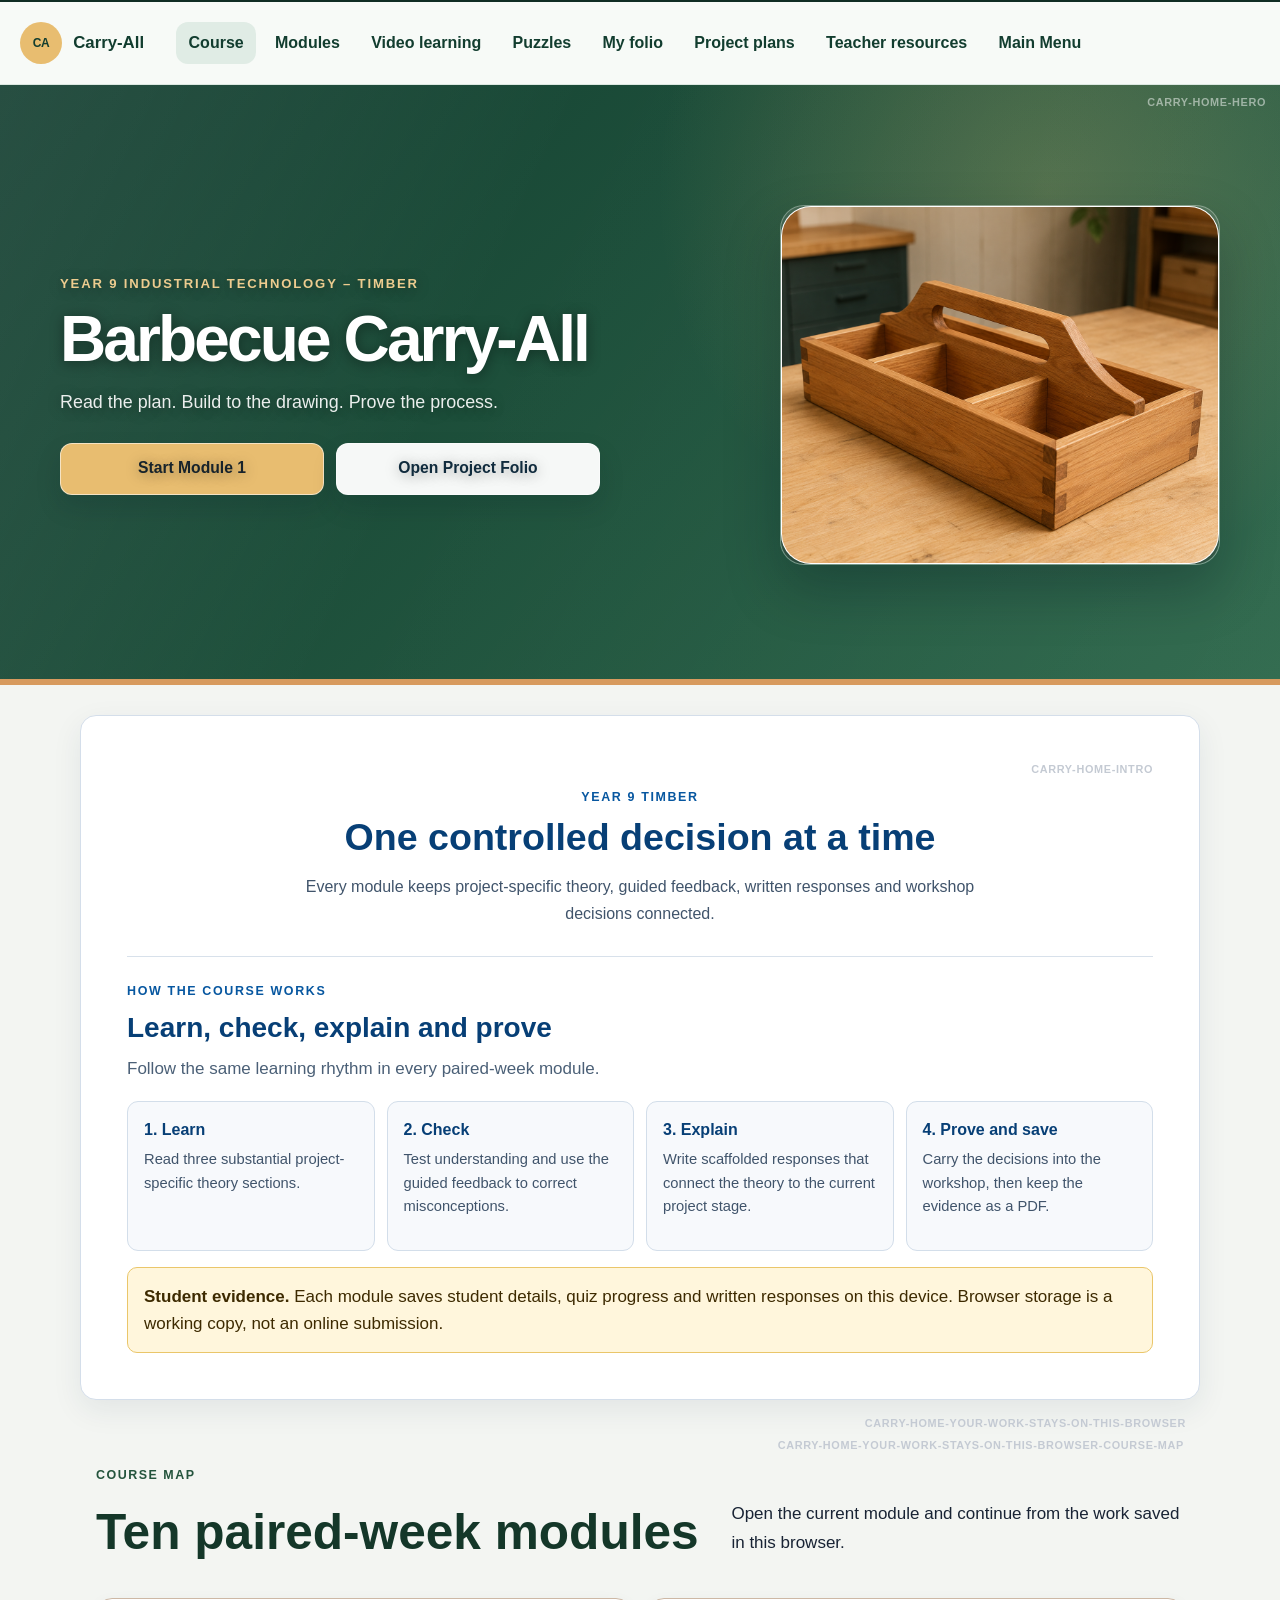
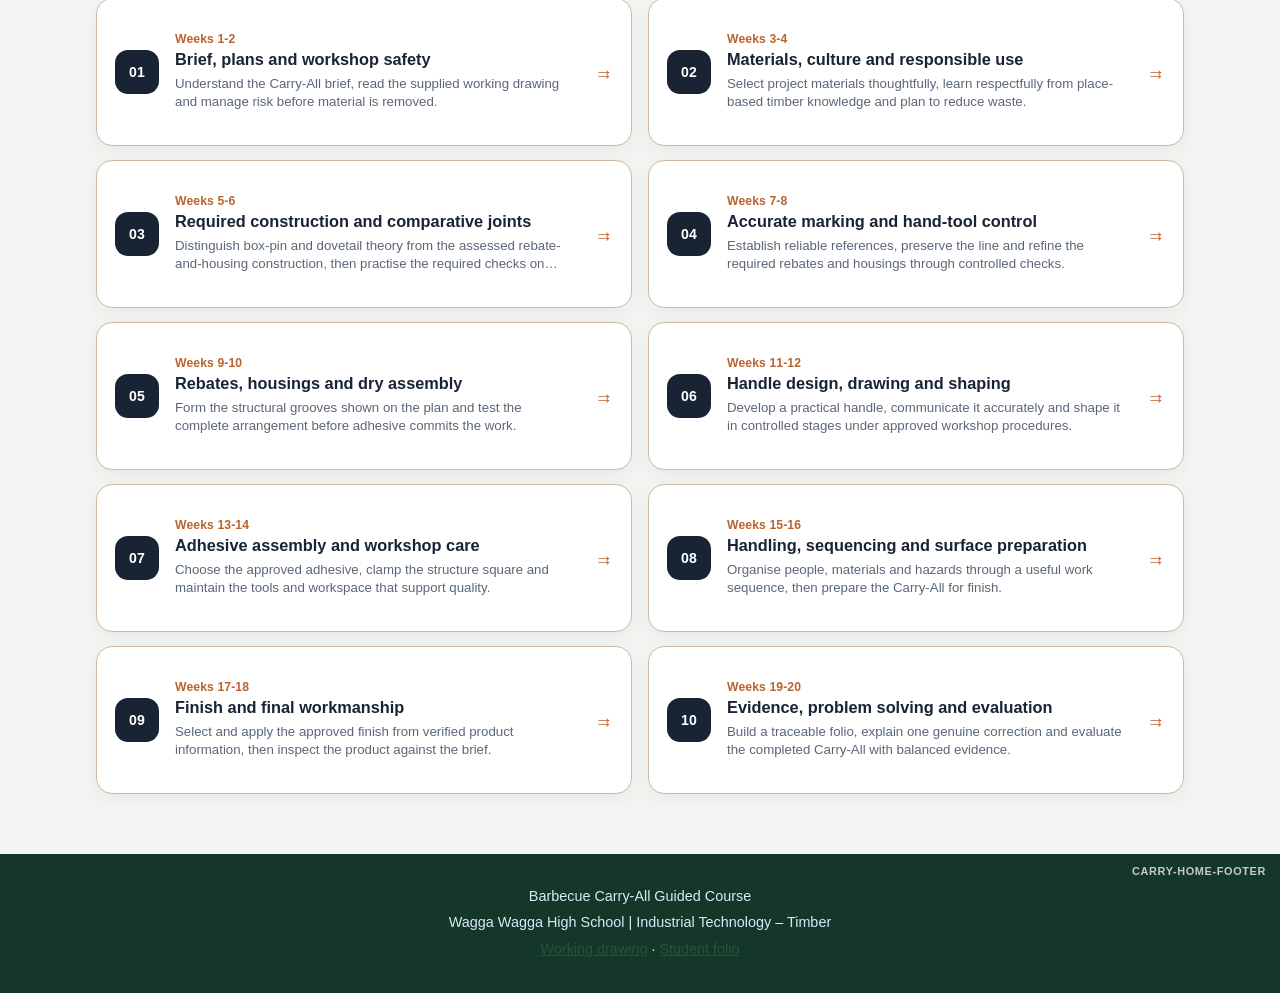
<file: index.html>
<!doctype html>
<html lang="en-AU"><head><meta charset="utf-8"><meta name="viewport" content="width=device-width,initial-scale=1"><meta name="description" content="Complete Year 9 Industrial Technology Timber guided course for the Barbecue Carry-All project."><title>Barbecue Carry-All Guided Course</title><link rel="stylesheet" href="styles/course.css"><link rel="stylesheet" href="styles/carry-all-overrides.css"><link rel="stylesheet" href="shared/sister-site.css" data-sister-site-styles><link rel="stylesheet" href="course-family-hero.css"><link rel="stylesheet" href="front-page-cleanup.css"><script src="shared/hub-navigation.js" defer></script><link rel="stylesheet" href="course-family-intro.css"><link rel="stylesheet" href="module-pathway.css">  <link rel="stylesheet" href="section-reference.css">
</head>
<body class="landing"><a class="skip-link" href="#main-content">Skip to course content</a>
<div class="course-bar screen-only"><div class="course-bar-inner"><a class="course-brand" href="index.html">Carry-All Guided Course</a><nav class="course-links" aria-label="Course navigation"><a class="active" aria-current="page" href="index.html">Main menu</a><a href="#course-map">Course map</a><a href="carry-all-folio.html">Folio</a><a href="assessment-notification.html">Formal Task 2 notice</a></nav></div></div>
  <header class="hero landing-hero sister-hero course-family-hero" style="--hero-start:#123d2f;--hero-end:#2c674a;--hero-accent:#e8bd70"><div class="hero-inner course-family-hero-inner"><div class="hero-copy"><p class="eyebrow">Year 9 Industrial Technology – Timber</p><h1>Barbecue Carry-All</h1><p class="hero-subtitle">Read the plan. Build to the drawing. Prove the process.</p><div class="hero-actions screen-only"><a class="primary-button" href="weeks1-2/index.html">Start Module 1</a><a class="secondary-button" href="carry-all-folio.html">Open Project Folio</a></div></div><div class="hero-showcase"><img class="hero-chair carry-hero-product" src="assets/carry-all-hero.png" alt="Accurate timber Barbecue Carry-All with a longitudinal handle panel and open dividers"></div></div></header>
<section class="course-family-intro" aria-labelledby="course-family-intro-title">
  <div class="course-family-intro__inner">
    <header class="course-family-intro__heading">
      <p class="course-family-intro__eyebrow">Year 9 Timber</p>
      <h2 id="course-family-intro-title">One controlled decision at a time</h2>
      <p class="course-family-intro__lede">Every module keeps project-specific theory, guided feedback, written responses and workshop decisions connected.</p>
    </header>
    <div class="course-family-intro__routine">
      <div class="course-family-intro__routine-heading">
        <p class="course-family-intro__eyebrow">How the course works</p>
        <h3>Learn, check, explain and prove</h3>
        <p>Follow the same learning rhythm in every paired-week module.</p>
      </div>
      <div class="course-family-intro__cards">
      <article class="course-family-intro__card"><h4>1. Learn</h4><p>Read three substantial project-specific theory sections.</p></article>
      <article class="course-family-intro__card"><h4>2. Check</h4><p>Test understanding and use the guided feedback to correct misconceptions.</p></article>
      <article class="course-family-intro__card"><h4>3. Explain</h4><p>Write scaffolded responses that connect the theory to the current project stage.</p></article>
      <article class="course-family-intro__card"><h4>4. Prove and save</h4><p>Carry the decisions into the workshop, then keep the evidence as a PDF.</p></article>
      </div>
    </div>
    <p class="course-family-intro__evidence"><strong>Student evidence.</strong> Each module saves student details, quiz progress and written responses on this device. Browser storage is a working copy, not an online submission.</p>

  </div>
</section>
<main id="main-content">
<section class="evidence-notice card"><div><p class="section-kicker">Student evidence</p><h2>Your work stays on this browser</h2></div><p>Each module saves student details, quiz progress and written responses on this device. Use <strong>Print / Save PDF</strong> at the end of every two-week block. Browser storage is a working copy, not an online submission.</p></section>
<section class="stage-strip" aria-label="Project stages"><div><span>01</span><strong>Plan</strong></div><div><span>02</span><strong>Prepare</strong></div><div><span>03</span><strong>Joint</strong></div><div><span>04</span><strong>Assemble</strong></div><div><span>05</span><strong>Shape</strong></div><div><span>06</span><strong>Finish</strong></div><div><span>07</span><strong>Evaluate</strong></div></section>
<section class="course-intro card"><div><p class="section-kicker">Guided student flow</p><h2>One controlled decision at a time</h2><p>Every module follows the same learning rhythm: read three substantial project-specific theory sections, test understanding with guided feedback, write scaffolded responses, save evidence and carry the decisions into the workshop.</p></div><div class="mini-map"><article><strong>1</strong><span>Learn</span></article><article><strong>2</strong><span>Check</span></article><article><strong>3</strong><span>Explain</span></article><article><strong>4</strong><span>Prove</span></article></div></section>
<section id="course-map" class="course-map"><div class="section-heading"><div><p class="section-kicker">Course map</p><h2>Ten paired-week modules</h2></div><p>Open the current module and continue from the work saved in this browser.</p></div><div class="module-grid"><article class="module-card"><div class="module-number">01</div><p>Weeks 1-2</p><h3>Brief, plans and workshop safety</h3><p>Understand the Carry-All brief, read the supplied working drawing and manage risk before material is removed.</p><a href="weeks1-2/index.html">Open module <span aria-hidden="true">→</span></a></article><article class="module-card"><div class="module-number">02</div><p>Weeks 3-4</p><h3>Materials, culture and responsible use</h3><p>Select project materials thoughtfully, learn respectfully from place-based timber knowledge and plan to reduce waste.</p><a href="weeks3-4/index.html">Open module <span aria-hidden="true">→</span></a></article><article class="module-card"><div class="module-number">03</div><p>Weeks 5-6</p><h3>Required construction and comparative joints</h3><p>Distinguish box-pin and dovetail theory from the assessed rebate-and-housing construction, then practise the required checks on approved scrap.</p><a href="weeks5-6/index.html">Open module <span aria-hidden="true">→</span></a></article><article class="module-card"><div class="module-number">04</div><p>Weeks 7-8</p><h3>Accurate marking and hand-tool control</h3><p>Establish reliable references, preserve the line and refine the required rebates and housings through controlled checks.</p><a href="weeks7-8/index.html">Open module <span aria-hidden="true">→</span></a></article><article class="module-card"><div class="module-number">05</div><p>Weeks 9-10</p><h3>Rebates, housings and dry assembly</h3><p>Form the structural grooves shown on the plan and test the complete arrangement before adhesive commits the work.</p><a href="weeks9-10/index.html">Open module <span aria-hidden="true">→</span></a></article><article class="module-card"><div class="module-number">06</div><p>Weeks 11-12</p><h3>Handle design, drawing and shaping</h3><p>Develop a practical handle, communicate it accurately and shape it in controlled stages under approved workshop procedures.</p><a href="weeks11-12/index.html">Open module <span aria-hidden="true">→</span></a></article><article class="module-card"><div class="module-number">07</div><p>Weeks 13-14</p><h3>Adhesive assembly and workshop care</h3><p>Choose the approved adhesive, clamp the structure square and maintain the tools and workspace that support quality.</p><a href="weeks13-14/index.html">Open module <span aria-hidden="true">→</span></a></article><article class="module-card"><div class="module-number">08</div><p>Weeks 15-16</p><h3>Handling, sequencing and surface preparation</h3><p>Organise people, materials and hazards through a useful work sequence, then prepare the Carry-All for finish.</p><a href="weeks15-16/index.html">Open module <span aria-hidden="true">→</span></a></article><article class="module-card"><div class="module-number">09</div><p>Weeks 17-18</p><h3>Finish and final workmanship</h3><p>Select and apply the approved finish from verified product information, then inspect the product against the brief.</p><a href="weeks17-18/index.html">Open module <span aria-hidden="true">→</span></a></article><article class="module-card"><div class="module-number">10</div><p>Weeks 19-20</p><h3>Evidence, problem solving and evaluation</h3><p>Build a traceable folio, explain one genuine correction and evaluate the completed Carry-All with balanced evidence.</p><a href="weeks19-20/index.html">Open module <span aria-hidden="true">→</span></a></article></div></section>
<section class="resource-panel card"><div><p class="section-kicker">Core project resource</p><h2>Carry-All working drawing</h2><p>The supplied drawing is the authority for the project arrangement and written dimensions. Read the views together, use the written information and never scale a resized image. Ask the teacher before acting on anything unclear.</p><a class="primary-button screen-only" href="Carry-All%20Working%20Drawing.pdf">Open working drawing</a></div><figure><img src="assets/carry-all-working-drawing.png" alt="Carry-All student working drawing"><figcaption>Supplied student working drawing. The teacher-approved local plan and directions control manufacture.</figcaption></figure></section>
<section class="folio-callout card"><div><p class="section-kicker">2026 formal assessment</p><h2>Task 2 – Project &amp; Report 2</h2><p><strong>40%</strong>, due Term 4, Week 6. Exact calendar date and issue date: Teacher to confirm.</p></div><div><a class="primary-button screen-only" href="assessment-notification.html">Open formal task notification</a><a class="secondary-button screen-only" href="carry-all-folio.html">Build the Carry-All folio</a></div></section>
<section class="outcomes-section"><div class="section-heading"><div><p class="section-kicker">NSW Stage 5 outcomes</p><h2>Visible syllabus alignment</h2></div><p>The learning and evidence sequence explicitly develops the Industrial Technology outcomes below.</p></div><div class="outcome-grid"><article><strong>IND5-1</strong><p>identifies, assesses and manages the risks and WHS issues associated with the Carry-All work sequence</p></article><article><strong>IND5-2</strong><p>applies design principles when planning the handle, required rebate-and-housing construction and presentation</p></article><article><strong>IND5-3</strong><p>selects and uses suitable tools, equipment and processes under approved workshop procedures</p></article><article><strong>IND5-4</strong><p>selects and justifies timber, plywood, adhesive and finish from verified project information</p></article><article><strong>IND5-5</strong><p>communicates planning, manufacture and evaluation through drawings, captions and folio evidence</p></article><article><strong>IND5-6</strong><p>works safely and collaboratively during practical activities, handling and shared workshop routines</p></article><article><strong>IND5-7</strong><p>applies timber knowledge and skills to rebate-and-housing checks, fit-up and problem solving</p></article><article><strong>IND5-8</strong><p>evaluates the Carry-All against function, quality, sustainability and the approved brief</p></article><article><strong>IND5-9</strong><p>describes technologies used in hand and industrial timber production</p></article><article><strong>IND5-10</strong><p>explains social, environmental and cultural considerations connected with timber technologies</p></article></div></section>
<section class="stage-overview card"><div><p class="section-kicker">Construction and evidence pathway</p><h2>What students will be doing</h2></div><ol><li><span>1</span><div><strong>Weeks 1–2</strong><p>Understand the brief, drawing and WHS controls before practical work.</p></div></li><li><span>2</span><div><strong>Weeks 3–4</strong><p>Inspect materials, research respectfully and plan responsible use.</p></div></li><li><span>3</span><div><strong>Weeks 5–6</strong><p>Separate comparative joint theory from the required rebate-and-housing construction.</p></div></li><li><span>4</span><div><strong>Weeks 7–8</strong><p>Mark from references, preserve the line and refine required rebates and housings.</p></div></li><li><span>5</span><div><strong>Weeks 9–10</strong><p>Form rebates and housings, then complete a controlled dry fit.</p></div></li><li><span>6</span><div><strong>Weeks 11–12</strong><p>Design, draw, transfer and shape the central handle.</p></div></li><li><span>7</span><div><strong>Weeks 13–14</strong><p>Plan adhesive assembly, clamp square and care for tools.</p></div></li><li><span>8</span><div><strong>Weeks 15–16</strong><p>Sequence the work, manage handling and prepare the surface.</p></div></li><li><span>9</span><div><strong>Weeks 17–18</strong><p>Select, apply and inspect the approved finish.</p></div></li><li><span>10</span><div><strong>Weeks 19–20</strong><p>Complete evidence, solve problems and evaluate the result.</p></div></li></ol></section>
</main><footer><p>Barbecue Carry-All Guided Course</p><p>Wagga Wagga High School | Industrial Technology – Timber</p><p><a href="Carry-All%20Working%20Drawing.pdf">Working drawing</a> · <a href="carry-all-folio.html">Student folio</a></p></footer>  <script src="vendor/html2canvas.min.js"></script>
  <script src="section-reference.js" data-site-code="CARRY"></script>
</body></html>
</file>
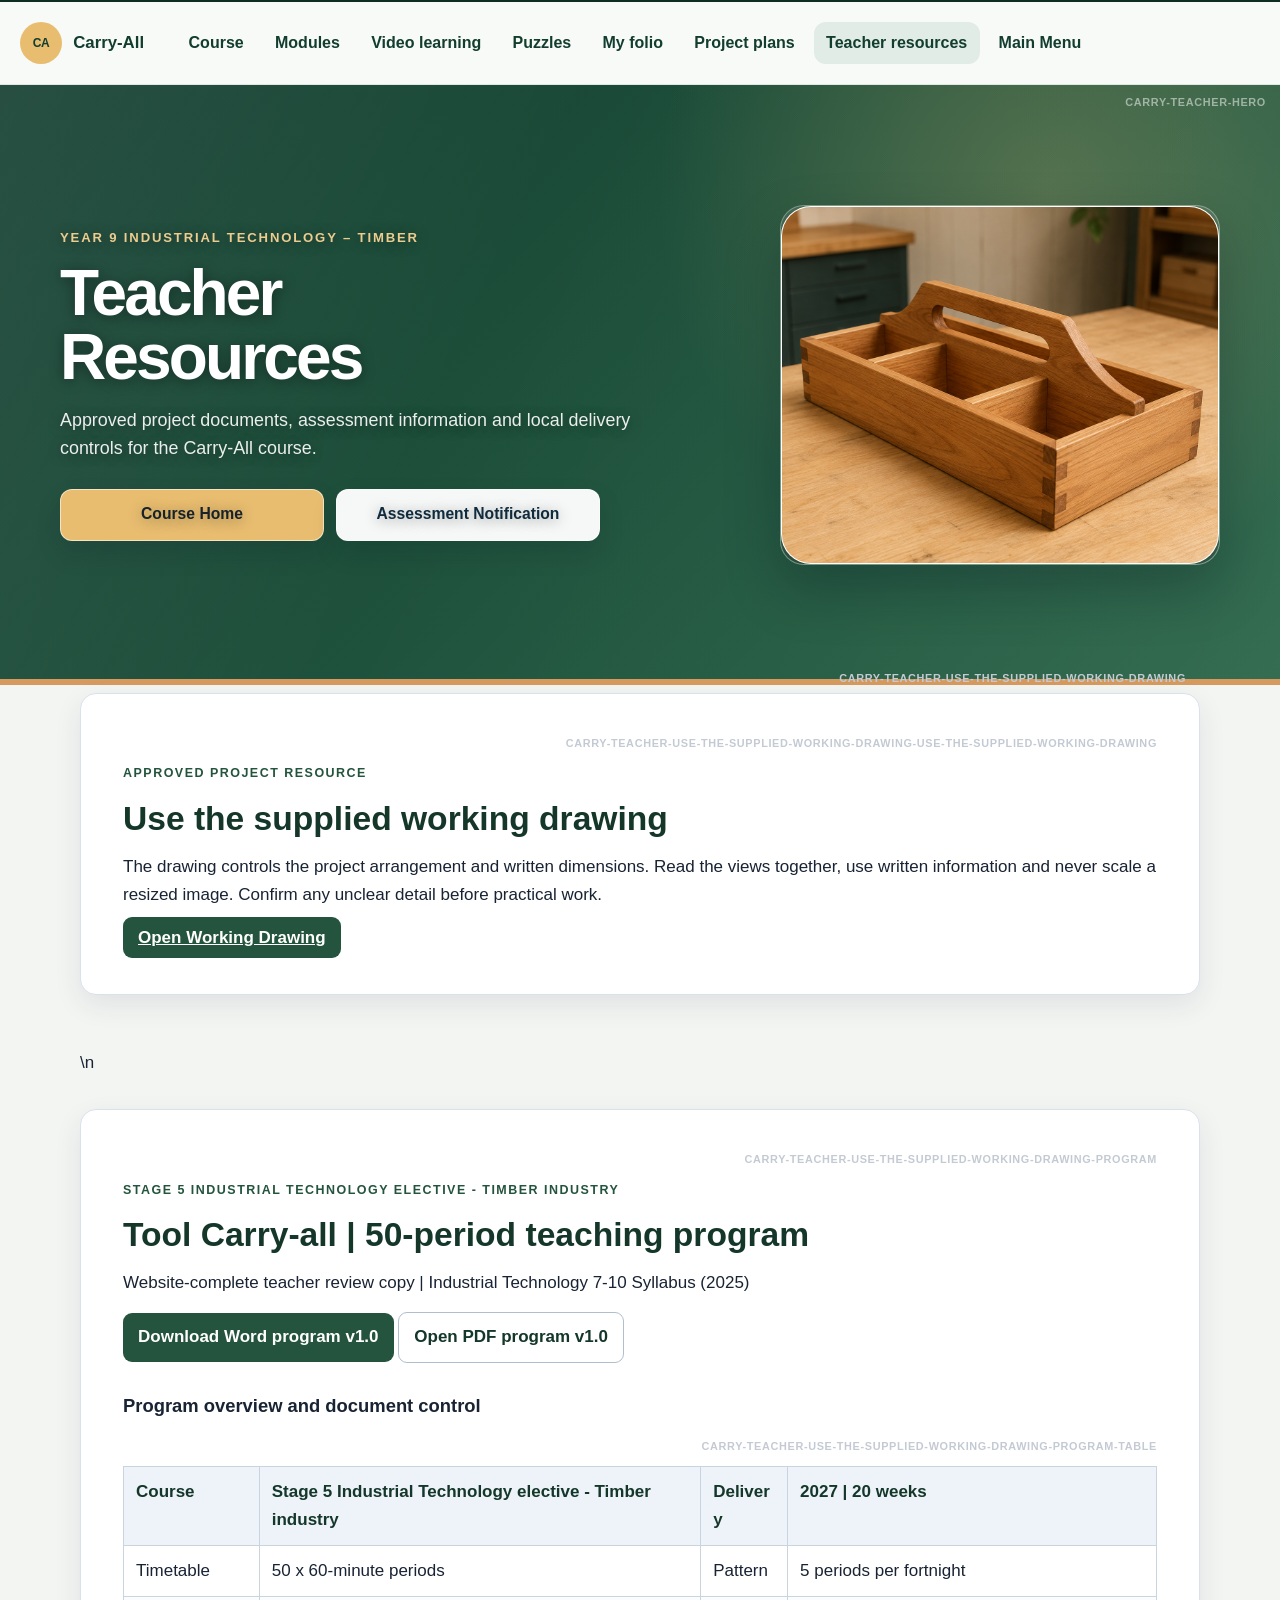
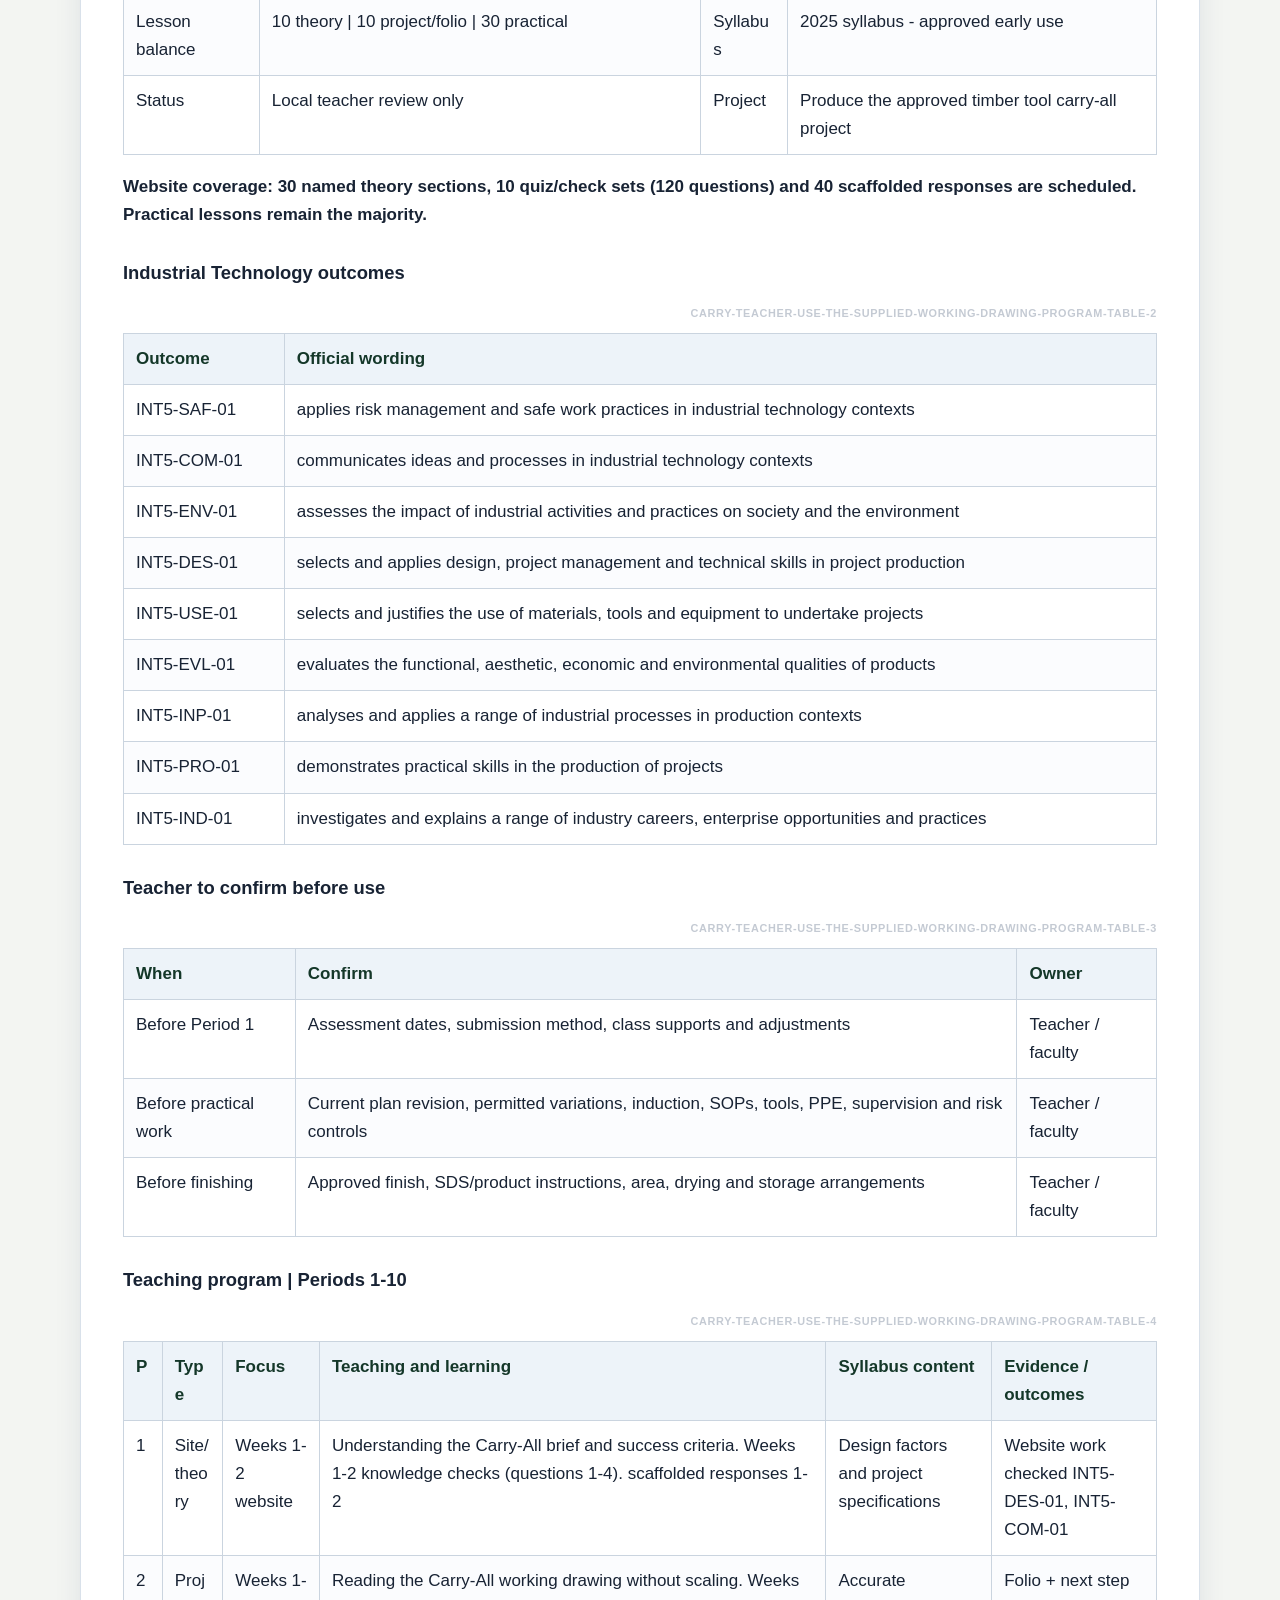
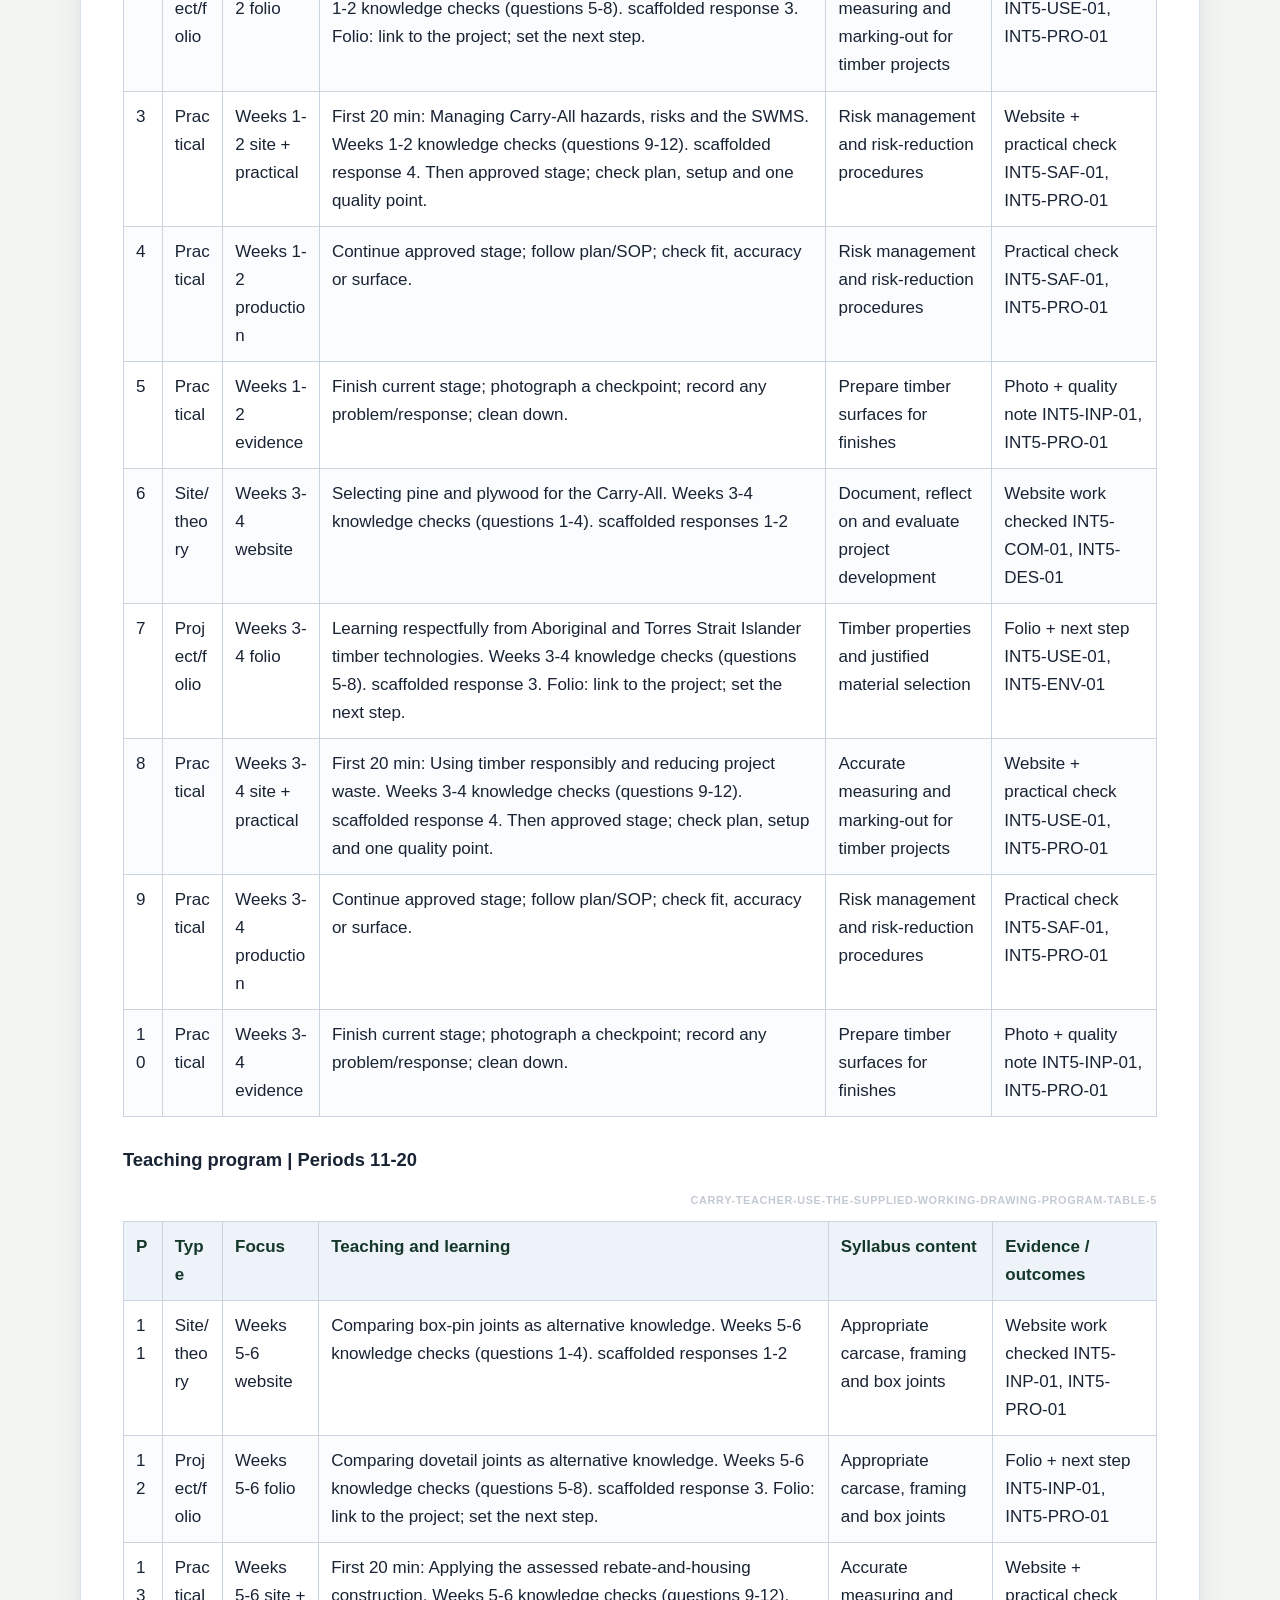
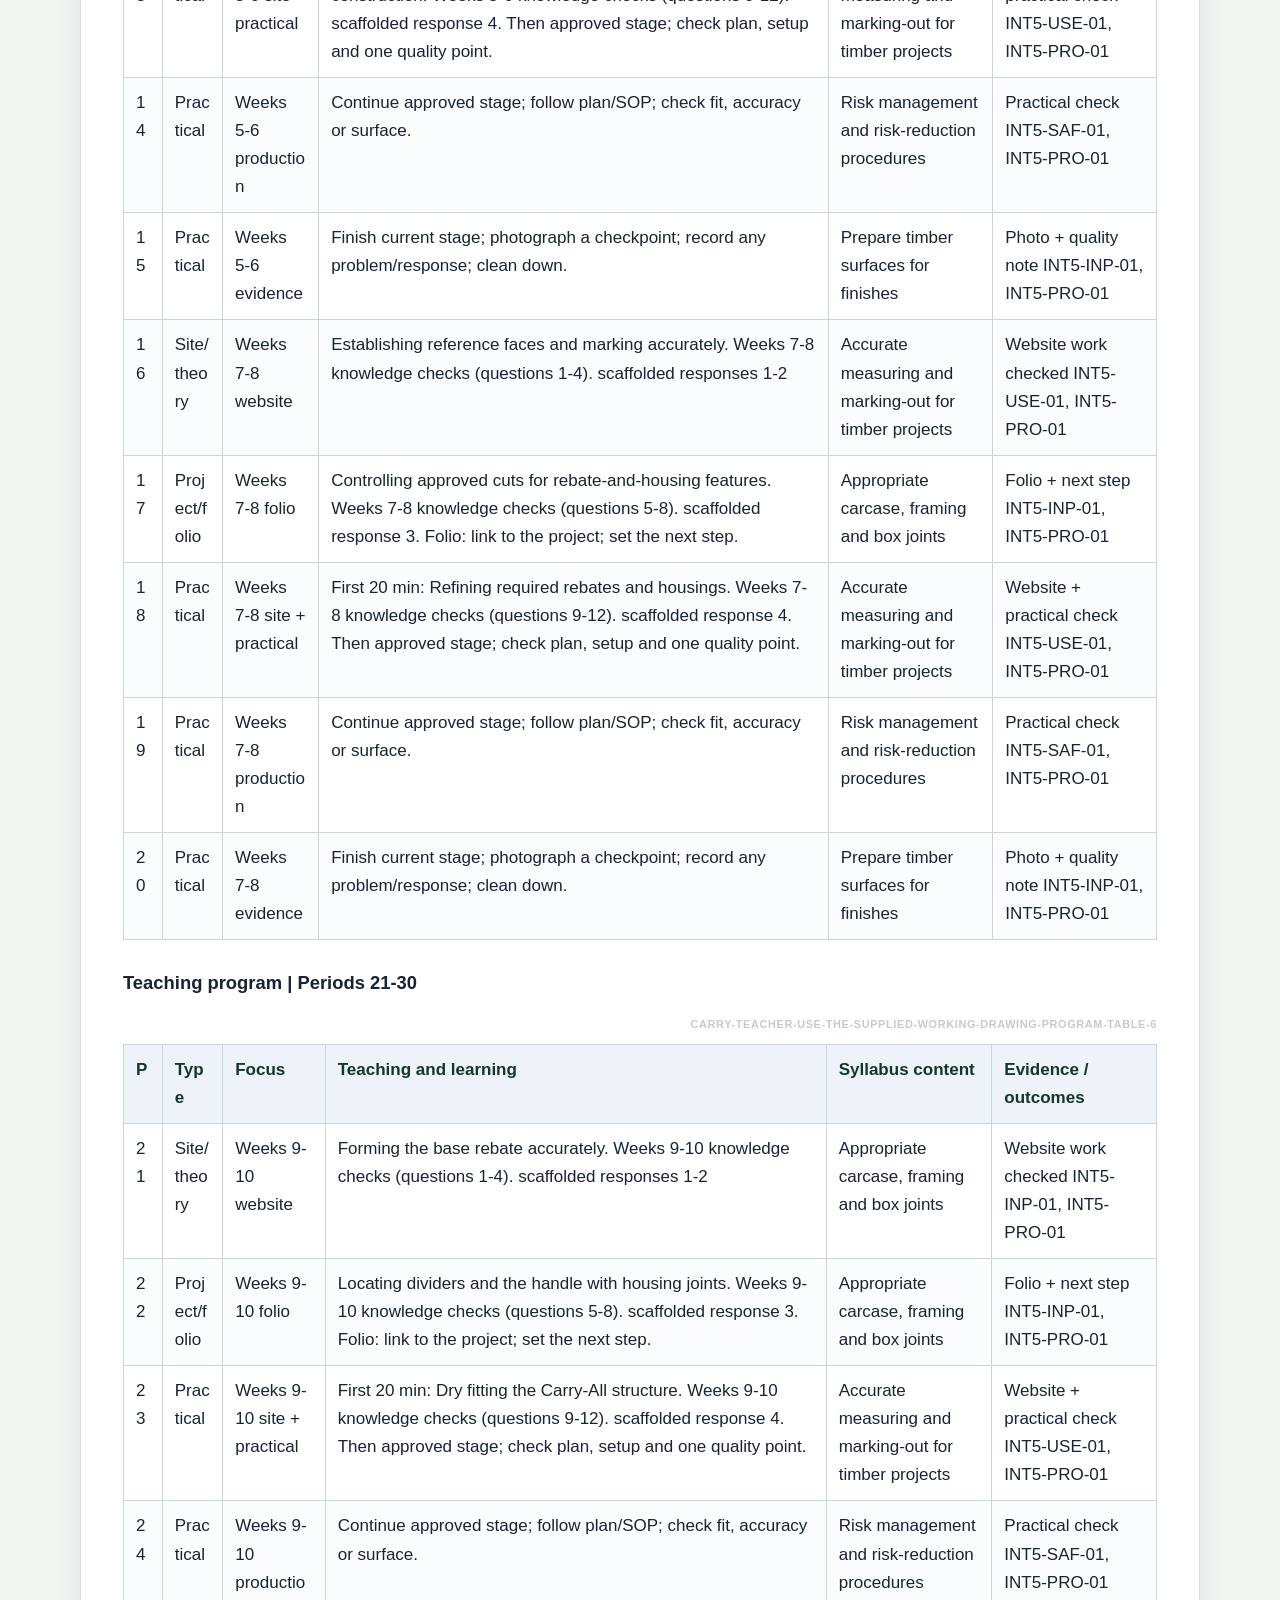
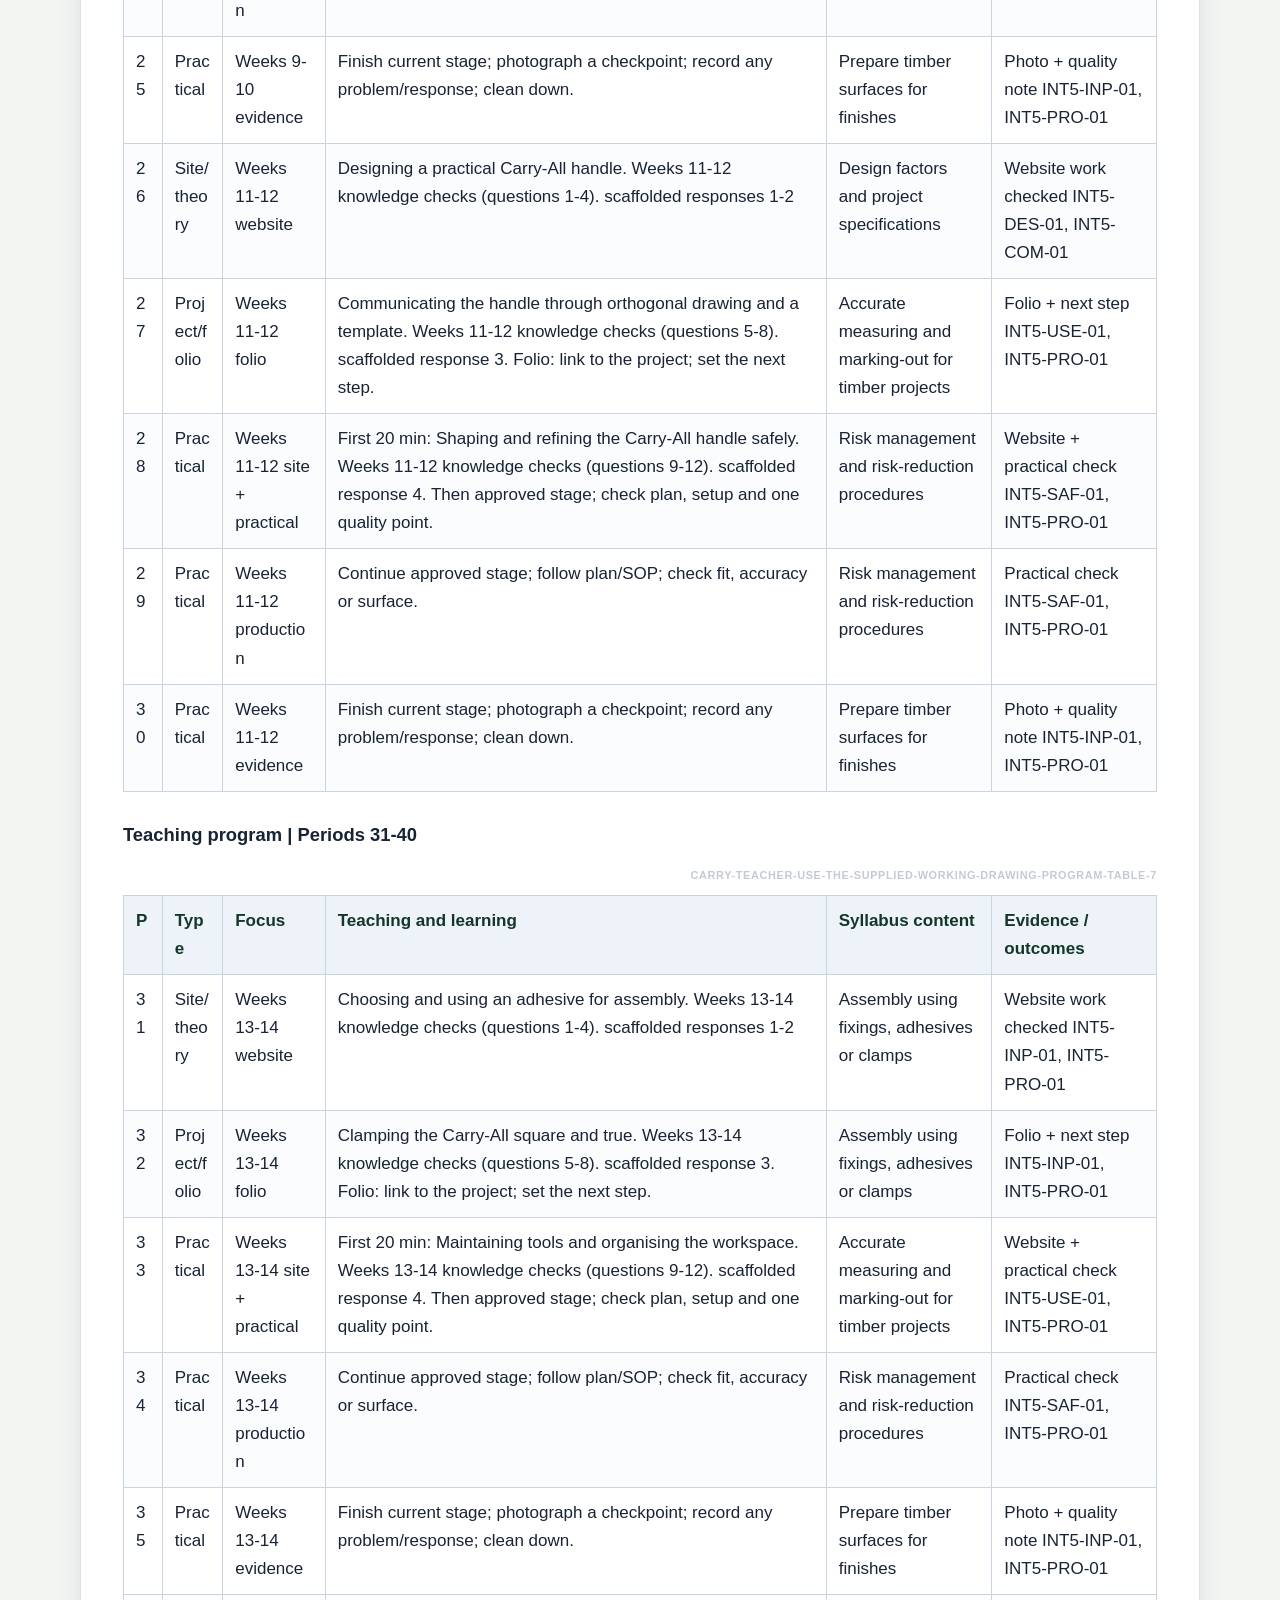
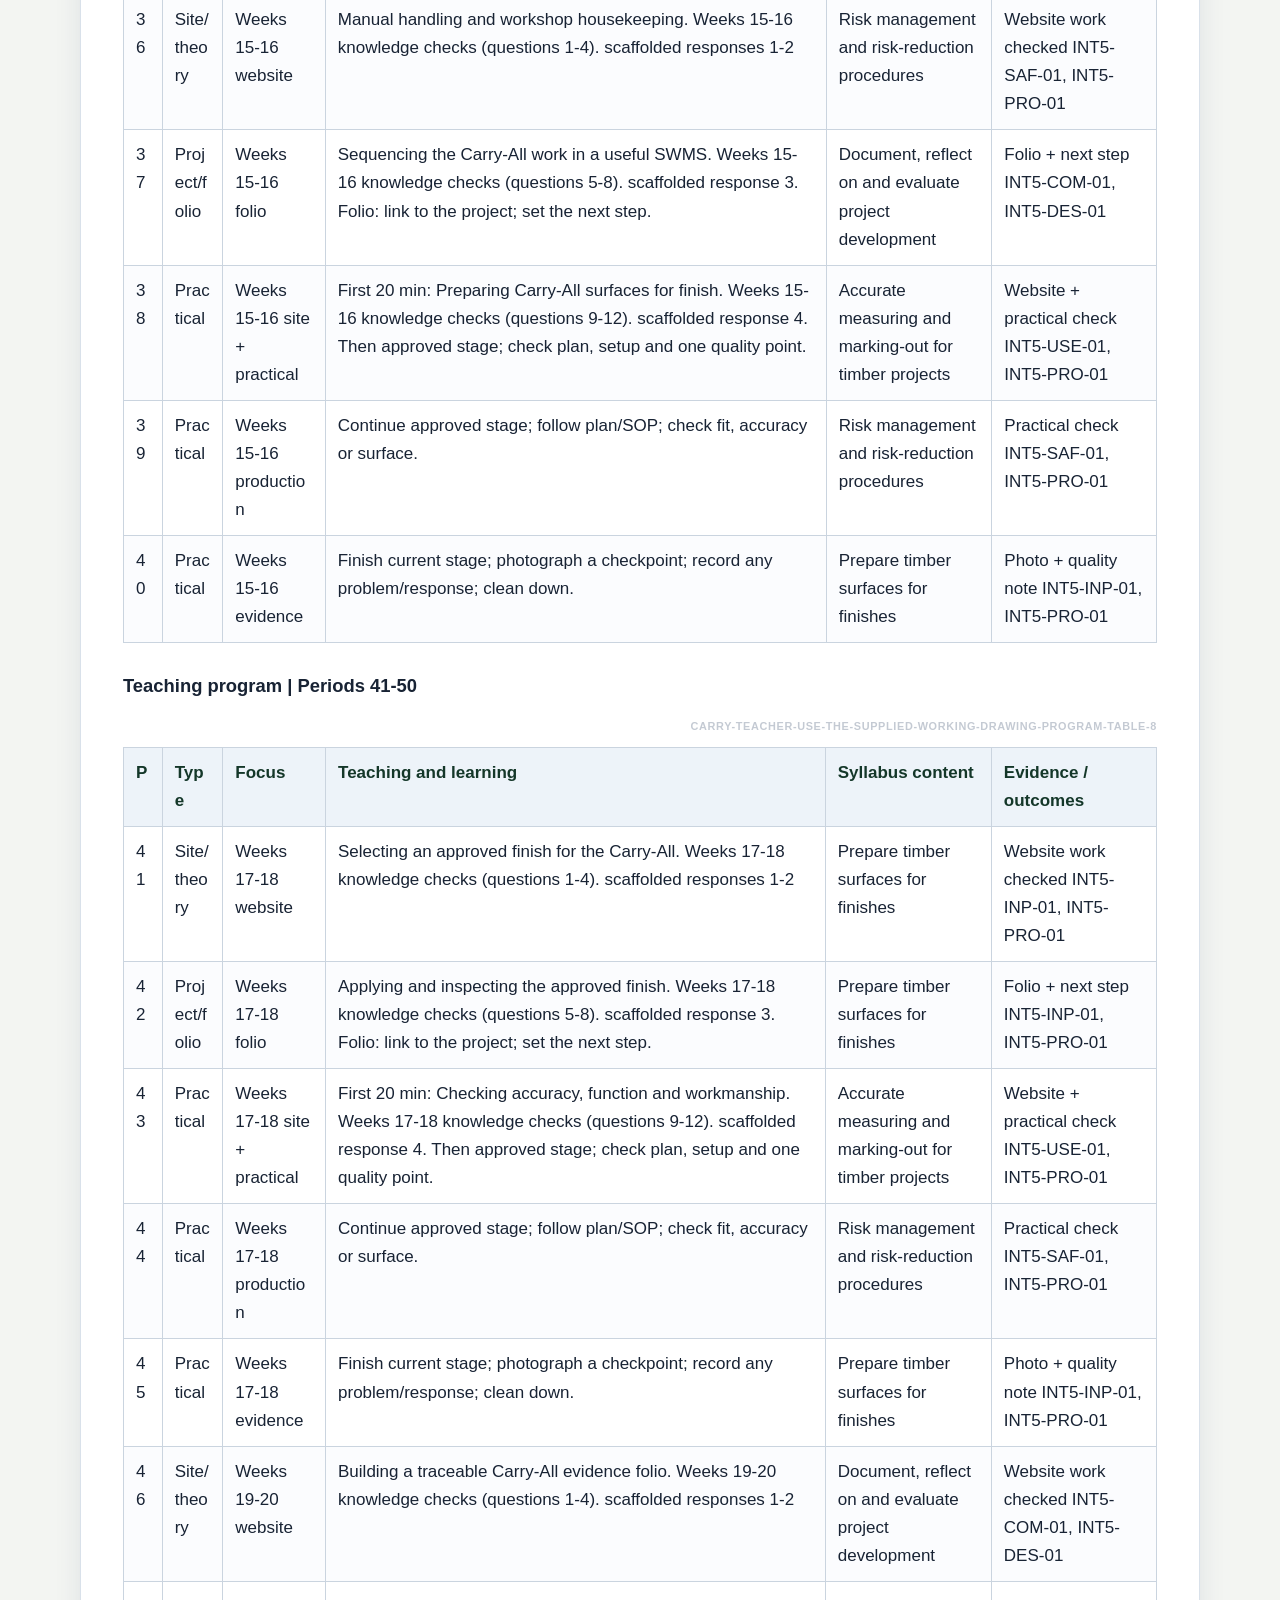
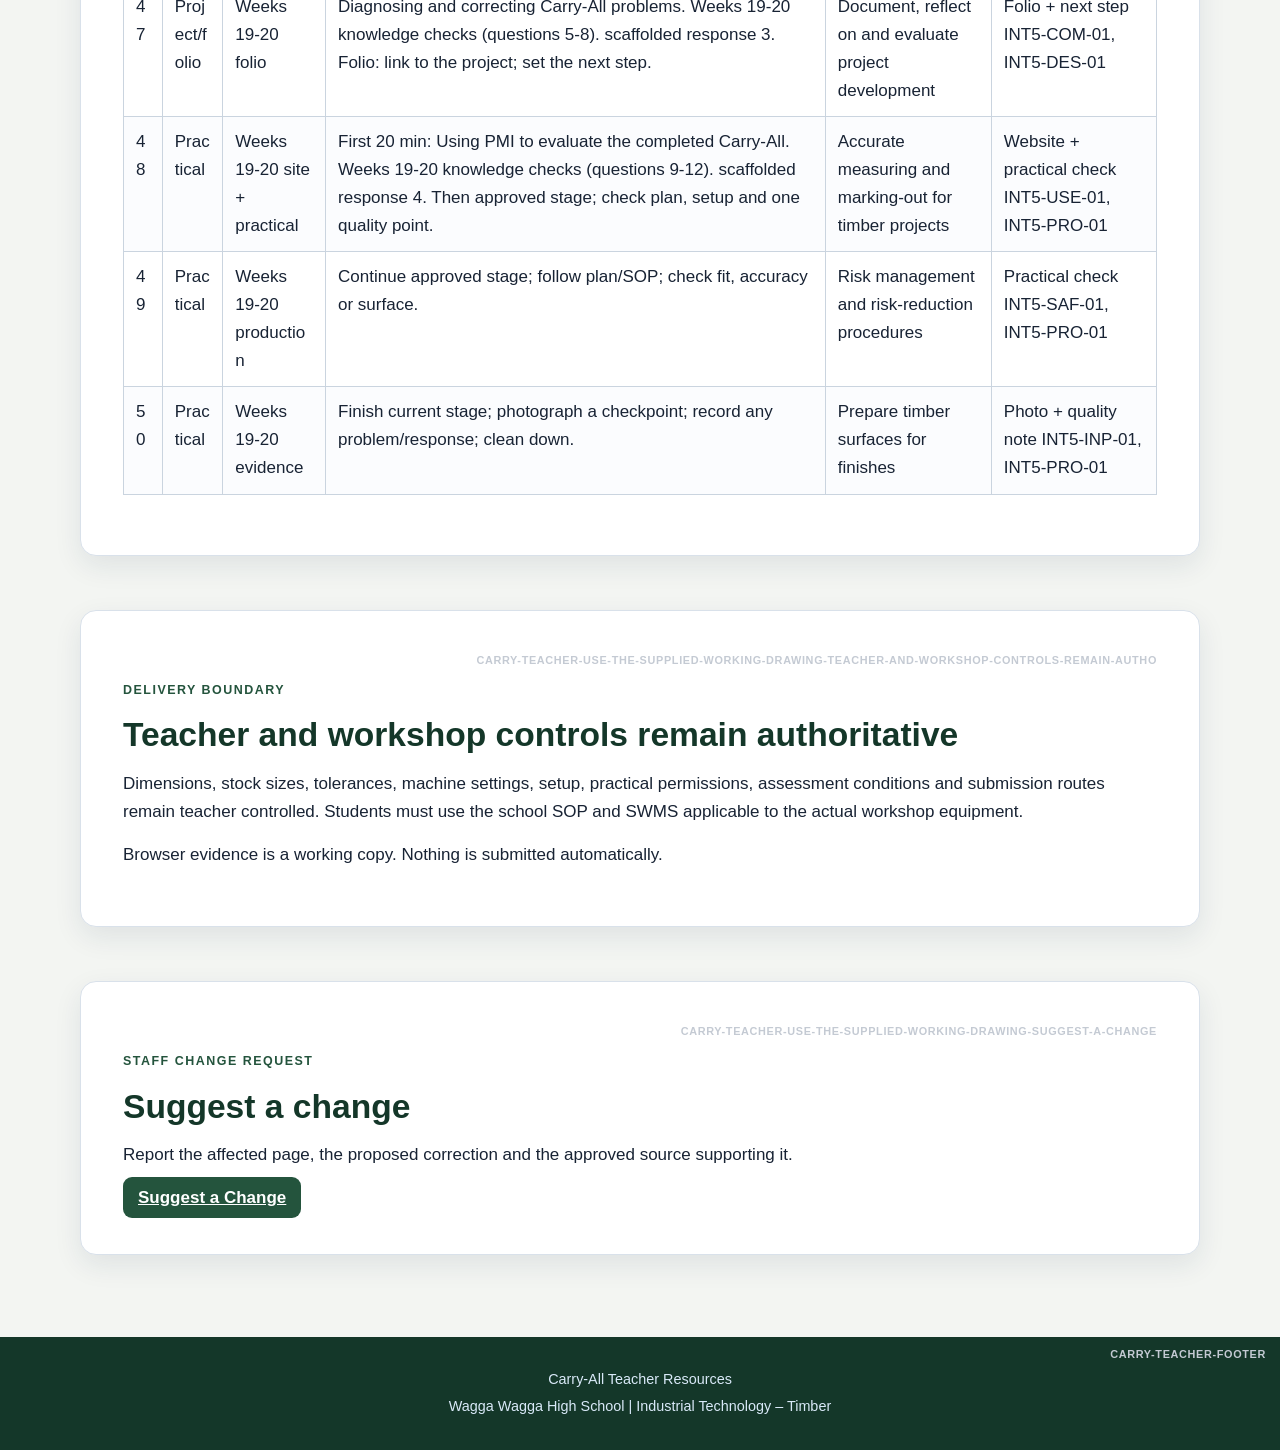
<file: teacher-resources.html>
<!doctype html>
<html lang="en-AU">
<head>
  <meta charset="utf-8">
  <meta name="viewport" content="width=device-width, initial-scale=1">
  <meta name="description" content="Teacher resources and delivery controls for the Year 9 Timber Carry-All course.">
  <title>Teacher Resources | Carry-All</title>
  <link rel="stylesheet" href="styles/course.css">
  <link rel="stylesheet" href="styles/carry-all-overrides.css">
  <link rel="stylesheet" href="shared/sister-site.css">
  <link rel="stylesheet" href="course-family-navigation.css?v=20260814" data-course-family-nav-styles>
  <link rel="stylesheet" href="course-family-hero.css">
  <script src="shared/hub-navigation.js?v=20260814" defer></script>
  <link rel="stylesheet" href="section-reference.css">
</head>
<body class="landing">
  <a class="skip-link" href="#main-content">Skip to teacher resources</a>
  <header class="hero landing-hero sister-hero course-family-hero" style="--hero-start:#123d2f;--hero-end:#2c674a;--hero-accent:#e8bd70">
    <div class="hero-inner course-family-hero-inner">
      <div class="hero-copy">
        <p class="eyebrow">Year 9 Industrial Technology – Timber</p>
        <h1>Teacher Resources</h1>
        <p class="hero-subtitle">Approved project documents, assessment information and local delivery controls for the Carry-All course.</p>
        <div class="hero-actions">
          <a class="primary-button" href="index.html">Course Home</a>
          <a class="secondary-button" href="assessment-notification.html">Assessment Notification</a>
        </div>
      </div>
      <div class="hero-showcase"><img class="hero-chair carry-hero-product" src="assets/carry-all-hero.png" alt="Timber Barbecue Carry-All project"></div>
    </div>
  </header>
  <main id="main-content">
<section class="card">
      <p class="section-kicker">Approved project resource</p>
      <h2>Use the supplied working drawing</h2>
      <p>The drawing controls the project arrangement and written dimensions. Read the views together, use written information and never scale a resized image. Confirm any unclear detail before practical work.</p>
      <a class="primary-button" href="Carry-All%20Working%20Drawing.pdf" target="_blank" rel="noopener">Open Working Drawing</a>
    </section>\n    <section id="program" class="card">
      <p class="section-kicker">STAGE 5 INDUSTRIAL TECHNOLOGY ELECTIVE - TIMBER INDUSTRY</p>
      <h2>Tool Carry-all | 50-period teaching program</h2>
      <p>Website-complete teacher review copy | Industrial Technology 7-10 Syllabus (2025)</p>
      <div class="resource-actions">
        <a class="button-link" href="resources/teacher/Tool-Carry-All-50-Period-Teaching-Program-v1.0-Website-Complete-10pt.docx" download>Download Word program v1.0</a>
        <a class="button-link secondary" href="resources/teacher/Tool-Carry-All-50-Period-Teaching-Program-v1.0-Website-Complete-10pt.pdf" target="_blank" rel="noopener">Open PDF program v1.0</a>
      </div>
      <h3>Program overview and document control</h3>
      <div class="theory-table-wrap"><table class="theory-table"><thead><tr><th scope="col">Course</th><th scope="col">Stage 5 Industrial Technology elective - Timber industry</th><th scope="col">Delivery</th><th scope="col">2027 | 20 weeks</th></tr></thead><tbody>
        <tr><td>Timetable</td><td>50 x 60-minute periods</td><td>Pattern</td><td>5 periods per fortnight</td></tr>
        <tr><td>Lesson balance</td><td>10 theory | 10 project/folio | 30 practical</td><td>Syllabus</td><td>2025 syllabus - approved early use</td></tr>
        <tr><td>Status</td><td>Local teacher review only</td><td>Project</td><td>Produce the approved timber tool carry-all project</td></tr>
      </tbody></table></div>
      <p><strong>Website coverage: 30 named theory sections, 10 quiz/check sets (120 questions) and 40 scaffolded responses are scheduled. Practical lessons remain the majority.</strong></p>
      <h3>Industrial Technology outcomes</h3>
      <div class="theory-table-wrap"><table class="theory-table"><thead><tr><th scope="col">Outcome</th><th scope="col">Official wording</th></tr></thead><tbody>
        <tr><td>INT5-SAF-01</td><td>applies risk management and safe work practices in industrial technology contexts</td></tr>
        <tr><td>INT5-COM-01</td><td>communicates ideas and processes in industrial technology contexts</td></tr>
        <tr><td>INT5-ENV-01</td><td>assesses the impact of industrial activities and practices on society and the environment</td></tr>
        <tr><td>INT5-DES-01</td><td>selects and applies design, project management and technical skills in project production</td></tr>
        <tr><td>INT5-USE-01</td><td>selects and justifies the use of materials, tools and equipment to undertake projects</td></tr>
        <tr><td>INT5-EVL-01</td><td>evaluates the functional, aesthetic, economic and environmental qualities of products</td></tr>
        <tr><td>INT5-INP-01</td><td>analyses and applies a range of industrial processes in production contexts</td></tr>
        <tr><td>INT5-PRO-01</td><td>demonstrates practical skills in the production of projects</td></tr>
        <tr><td>INT5-IND-01</td><td>investigates and explains a range of industry careers, enterprise opportunities and practices</td></tr>
      </tbody></table></div>
      <h3>Teacher to confirm before use</h3>
      <div class="theory-table-wrap"><table class="theory-table"><thead><tr><th scope="col">When</th><th scope="col">Confirm</th><th scope="col">Owner</th></tr></thead><tbody>
        <tr><td>Before Period 1</td><td>Assessment dates, submission method, class supports and adjustments</td><td>Teacher / faculty</td></tr>
        <tr><td>Before practical work</td><td>Current plan revision, permitted variations, induction, SOPs, tools, PPE, supervision and risk controls</td><td>Teacher / faculty</td></tr>
        <tr><td>Before finishing</td><td>Approved finish, SDS/product instructions, area, drying and storage arrangements</td><td>Teacher / faculty</td></tr>
      </tbody></table></div>
      <h3>Teaching program | Periods 1-10</h3>
      <div class="theory-table-wrap"><table class="theory-table"><thead><tr><th scope="col">P</th><th scope="col">Type</th><th scope="col">Focus</th><th scope="col">Teaching and learning</th><th scope="col">Syllabus content</th><th scope="col">Evidence / outcomes</th></tr></thead><tbody>
        <tr><td>1</td><td>Site/theory</td><td>Weeks 1-2 website</td><td>Understanding the Carry-All brief and success criteria. Weeks 1-2 knowledge checks (questions 1-4). scaffolded responses 1-2</td><td>Design factors and project specifications</td><td>Website work checked INT5-DES-01, INT5-COM-01</td></tr>
        <tr><td>2</td><td>Project/folio</td><td>Weeks 1-2 folio</td><td>Reading the Carry-All working drawing without scaling. Weeks 1-2 knowledge checks (questions 5-8). scaffolded response 3. Folio: link to the project; set the next step.</td><td>Accurate measuring and marking-out for timber projects</td><td>Folio + next step INT5-USE-01, INT5-PRO-01</td></tr>
        <tr><td>3</td><td>Practical</td><td>Weeks 1-2 site + practical</td><td>First 20 min: Managing Carry-All hazards, risks and the SWMS. Weeks 1-2 knowledge checks (questions 9-12). scaffolded response 4. Then approved stage; check plan, setup and one quality point.</td><td>Risk management and risk-reduction procedures</td><td>Website + practical check INT5-SAF-01, INT5-PRO-01</td></tr>
        <tr><td>4</td><td>Practical</td><td>Weeks 1-2 production</td><td>Continue approved stage; follow plan/SOP; check fit, accuracy or surface.</td><td>Risk management and risk-reduction procedures</td><td>Practical check INT5-SAF-01, INT5-PRO-01</td></tr>
        <tr><td>5</td><td>Practical</td><td>Weeks 1-2 evidence</td><td>Finish current stage; photograph a checkpoint; record any problem/response; clean down.</td><td>Prepare timber surfaces for finishes</td><td>Photo + quality note INT5-INP-01, INT5-PRO-01</td></tr>
        <tr><td>6</td><td>Site/theory</td><td>Weeks 3-4 website</td><td>Selecting pine and plywood for the Carry-All. Weeks 3-4 knowledge checks (questions 1-4). scaffolded responses 1-2</td><td>Document, reflect on and evaluate project development</td><td>Website work checked INT5-COM-01, INT5-DES-01</td></tr>
        <tr><td>7</td><td>Project/folio</td><td>Weeks 3-4 folio</td><td>Learning respectfully from Aboriginal and Torres Strait Islander timber technologies. Weeks 3-4 knowledge checks (questions 5-8). scaffolded response 3. Folio: link to the project; set the next step.</td><td>Timber properties and justified material selection</td><td>Folio + next step INT5-USE-01, INT5-ENV-01</td></tr>
        <tr><td>8</td><td>Practical</td><td>Weeks 3-4 site + practical</td><td>First 20 min: Using timber responsibly and reducing project waste. Weeks 3-4 knowledge checks (questions 9-12). scaffolded response 4. Then approved stage; check plan, setup and one quality point.</td><td>Accurate measuring and marking-out for timber projects</td><td>Website + practical check INT5-USE-01, INT5-PRO-01</td></tr>
        <tr><td>9</td><td>Practical</td><td>Weeks 3-4 production</td><td>Continue approved stage; follow plan/SOP; check fit, accuracy or surface.</td><td>Risk management and risk-reduction procedures</td><td>Practical check INT5-SAF-01, INT5-PRO-01</td></tr>
        <tr><td>10</td><td>Practical</td><td>Weeks 3-4 evidence</td><td>Finish current stage; photograph a checkpoint; record any problem/response; clean down.</td><td>Prepare timber surfaces for finishes</td><td>Photo + quality note INT5-INP-01, INT5-PRO-01</td></tr>
      </tbody></table></div>
      <h3>Teaching program | Periods 11-20</h3>
      <div class="theory-table-wrap"><table class="theory-table"><thead><tr><th scope="col">P</th><th scope="col">Type</th><th scope="col">Focus</th><th scope="col">Teaching and learning</th><th scope="col">Syllabus content</th><th scope="col">Evidence / outcomes</th></tr></thead><tbody>
        <tr><td>11</td><td>Site/theory</td><td>Weeks 5-6 website</td><td>Comparing box-pin joints as alternative knowledge. Weeks 5-6 knowledge checks (questions 1-4). scaffolded responses 1-2</td><td>Appropriate carcase, framing and box joints</td><td>Website work checked INT5-INP-01, INT5-PRO-01</td></tr>
        <tr><td>12</td><td>Project/folio</td><td>Weeks 5-6 folio</td><td>Comparing dovetail joints as alternative knowledge. Weeks 5-6 knowledge checks (questions 5-8). scaffolded response 3. Folio: link to the project; set the next step.</td><td>Appropriate carcase, framing and box joints</td><td>Folio + next step INT5-INP-01, INT5-PRO-01</td></tr>
        <tr><td>13</td><td>Practical</td><td>Weeks 5-6 site + practical</td><td>First 20 min: Applying the assessed rebate-and-housing construction. Weeks 5-6 knowledge checks (questions 9-12). scaffolded response 4. Then approved stage; check plan, setup and one quality point.</td><td>Accurate measuring and marking-out for timber projects</td><td>Website + practical check INT5-USE-01, INT5-PRO-01</td></tr>
        <tr><td>14</td><td>Practical</td><td>Weeks 5-6 production</td><td>Continue approved stage; follow plan/SOP; check fit, accuracy or surface.</td><td>Risk management and risk-reduction procedures</td><td>Practical check INT5-SAF-01, INT5-PRO-01</td></tr>
        <tr><td>15</td><td>Practical</td><td>Weeks 5-6 evidence</td><td>Finish current stage; photograph a checkpoint; record any problem/response; clean down.</td><td>Prepare timber surfaces for finishes</td><td>Photo + quality note INT5-INP-01, INT5-PRO-01</td></tr>
        <tr><td>16</td><td>Site/theory</td><td>Weeks 7-8 website</td><td>Establishing reference faces and marking accurately. Weeks 7-8 knowledge checks (questions 1-4). scaffolded responses 1-2</td><td>Accurate measuring and marking-out for timber projects</td><td>Website work checked INT5-USE-01, INT5-PRO-01</td></tr>
        <tr><td>17</td><td>Project/folio</td><td>Weeks 7-8 folio</td><td>Controlling approved cuts for rebate-and-housing features. Weeks 7-8 knowledge checks (questions 5-8). scaffolded response 3. Folio: link to the project; set the next step.</td><td>Appropriate carcase, framing and box joints</td><td>Folio + next step INT5-INP-01, INT5-PRO-01</td></tr>
        <tr><td>18</td><td>Practical</td><td>Weeks 7-8 site + practical</td><td>First 20 min: Refining required rebates and housings. Weeks 7-8 knowledge checks (questions 9-12). scaffolded response 4. Then approved stage; check plan, setup and one quality point.</td><td>Accurate measuring and marking-out for timber projects</td><td>Website + practical check INT5-USE-01, INT5-PRO-01</td></tr>
        <tr><td>19</td><td>Practical</td><td>Weeks 7-8 production</td><td>Continue approved stage; follow plan/SOP; check fit, accuracy or surface.</td><td>Risk management and risk-reduction procedures</td><td>Practical check INT5-SAF-01, INT5-PRO-01</td></tr>
        <tr><td>20</td><td>Practical</td><td>Weeks 7-8 evidence</td><td>Finish current stage; photograph a checkpoint; record any problem/response; clean down.</td><td>Prepare timber surfaces for finishes</td><td>Photo + quality note INT5-INP-01, INT5-PRO-01</td></tr>
      </tbody></table></div>
      <h3>Teaching program | Periods 21-30</h3>
      <div class="theory-table-wrap"><table class="theory-table"><thead><tr><th scope="col">P</th><th scope="col">Type</th><th scope="col">Focus</th><th scope="col">Teaching and learning</th><th scope="col">Syllabus content</th><th scope="col">Evidence / outcomes</th></tr></thead><tbody>
        <tr><td>21</td><td>Site/theory</td><td>Weeks 9-10 website</td><td>Forming the base rebate accurately. Weeks 9-10 knowledge checks (questions 1-4). scaffolded responses 1-2</td><td>Appropriate carcase, framing and box joints</td><td>Website work checked INT5-INP-01, INT5-PRO-01</td></tr>
        <tr><td>22</td><td>Project/folio</td><td>Weeks 9-10 folio</td><td>Locating dividers and the handle with housing joints. Weeks 9-10 knowledge checks (questions 5-8). scaffolded response 3. Folio: link to the project; set the next step.</td><td>Appropriate carcase, framing and box joints</td><td>Folio + next step INT5-INP-01, INT5-PRO-01</td></tr>
        <tr><td>23</td><td>Practical</td><td>Weeks 9-10 site + practical</td><td>First 20 min: Dry fitting the Carry-All structure. Weeks 9-10 knowledge checks (questions 9-12). scaffolded response 4. Then approved stage; check plan, setup and one quality point.</td><td>Accurate measuring and marking-out for timber projects</td><td>Website + practical check INT5-USE-01, INT5-PRO-01</td></tr>
        <tr><td>24</td><td>Practical</td><td>Weeks 9-10 production</td><td>Continue approved stage; follow plan/SOP; check fit, accuracy or surface.</td><td>Risk management and risk-reduction procedures</td><td>Practical check INT5-SAF-01, INT5-PRO-01</td></tr>
        <tr><td>25</td><td>Practical</td><td>Weeks 9-10 evidence</td><td>Finish current stage; photograph a checkpoint; record any problem/response; clean down.</td><td>Prepare timber surfaces for finishes</td><td>Photo + quality note INT5-INP-01, INT5-PRO-01</td></tr>
        <tr><td>26</td><td>Site/theory</td><td>Weeks 11-12 website</td><td>Designing a practical Carry-All handle. Weeks 11-12 knowledge checks (questions 1-4). scaffolded responses 1-2</td><td>Design factors and project specifications</td><td>Website work checked INT5-DES-01, INT5-COM-01</td></tr>
        <tr><td>27</td><td>Project/folio</td><td>Weeks 11-12 folio</td><td>Communicating the handle through orthogonal drawing and a template. Weeks 11-12 knowledge checks (questions 5-8). scaffolded response 3. Folio: link to the project; set the next step.</td><td>Accurate measuring and marking-out for timber projects</td><td>Folio + next step INT5-USE-01, INT5-PRO-01</td></tr>
        <tr><td>28</td><td>Practical</td><td>Weeks 11-12 site + practical</td><td>First 20 min: Shaping and refining the Carry-All handle safely. Weeks 11-12 knowledge checks (questions 9-12). scaffolded response 4. Then approved stage; check plan, setup and one quality point.</td><td>Risk management and risk-reduction procedures</td><td>Website + practical check INT5-SAF-01, INT5-PRO-01</td></tr>
        <tr><td>29</td><td>Practical</td><td>Weeks 11-12 production</td><td>Continue approved stage; follow plan/SOP; check fit, accuracy or surface.</td><td>Risk management and risk-reduction procedures</td><td>Practical check INT5-SAF-01, INT5-PRO-01</td></tr>
        <tr><td>30</td><td>Practical</td><td>Weeks 11-12 evidence</td><td>Finish current stage; photograph a checkpoint; record any problem/response; clean down.</td><td>Prepare timber surfaces for finishes</td><td>Photo + quality note INT5-INP-01, INT5-PRO-01</td></tr>
      </tbody></table></div>
      <h3>Teaching program | Periods 31-40</h3>
      <div class="theory-table-wrap"><table class="theory-table"><thead><tr><th scope="col">P</th><th scope="col">Type</th><th scope="col">Focus</th><th scope="col">Teaching and learning</th><th scope="col">Syllabus content</th><th scope="col">Evidence / outcomes</th></tr></thead><tbody>
        <tr><td>31</td><td>Site/theory</td><td>Weeks 13-14 website</td><td>Choosing and using an adhesive for assembly. Weeks 13-14 knowledge checks (questions 1-4). scaffolded responses 1-2</td><td>Assembly using fixings, adhesives or clamps</td><td>Website work checked INT5-INP-01, INT5-PRO-01</td></tr>
        <tr><td>32</td><td>Project/folio</td><td>Weeks 13-14 folio</td><td>Clamping the Carry-All square and true. Weeks 13-14 knowledge checks (questions 5-8). scaffolded response 3. Folio: link to the project; set the next step.</td><td>Assembly using fixings, adhesives or clamps</td><td>Folio + next step INT5-INP-01, INT5-PRO-01</td></tr>
        <tr><td>33</td><td>Practical</td><td>Weeks 13-14 site + practical</td><td>First 20 min: Maintaining tools and organising the workspace. Weeks 13-14 knowledge checks (questions 9-12). scaffolded response 4. Then approved stage; check plan, setup and one quality point.</td><td>Accurate measuring and marking-out for timber projects</td><td>Website + practical check INT5-USE-01, INT5-PRO-01</td></tr>
        <tr><td>34</td><td>Practical</td><td>Weeks 13-14 production</td><td>Continue approved stage; follow plan/SOP; check fit, accuracy or surface.</td><td>Risk management and risk-reduction procedures</td><td>Practical check INT5-SAF-01, INT5-PRO-01</td></tr>
        <tr><td>35</td><td>Practical</td><td>Weeks 13-14 evidence</td><td>Finish current stage; photograph a checkpoint; record any problem/response; clean down.</td><td>Prepare timber surfaces for finishes</td><td>Photo + quality note INT5-INP-01, INT5-PRO-01</td></tr>
        <tr><td>36</td><td>Site/theory</td><td>Weeks 15-16 website</td><td>Manual handling and workshop housekeeping. Weeks 15-16 knowledge checks (questions 1-4). scaffolded responses 1-2</td><td>Risk management and risk-reduction procedures</td><td>Website work checked INT5-SAF-01, INT5-PRO-01</td></tr>
        <tr><td>37</td><td>Project/folio</td><td>Weeks 15-16 folio</td><td>Sequencing the Carry-All work in a useful SWMS. Weeks 15-16 knowledge checks (questions 5-8). scaffolded response 3. Folio: link to the project; set the next step.</td><td>Document, reflect on and evaluate project development</td><td>Folio + next step INT5-COM-01, INT5-DES-01</td></tr>
        <tr><td>38</td><td>Practical</td><td>Weeks 15-16 site + practical</td><td>First 20 min: Preparing Carry-All surfaces for finish. Weeks 15-16 knowledge checks (questions 9-12). scaffolded response 4. Then approved stage; check plan, setup and one quality point.</td><td>Accurate measuring and marking-out for timber projects</td><td>Website + practical check INT5-USE-01, INT5-PRO-01</td></tr>
        <tr><td>39</td><td>Practical</td><td>Weeks 15-16 production</td><td>Continue approved stage; follow plan/SOP; check fit, accuracy or surface.</td><td>Risk management and risk-reduction procedures</td><td>Practical check INT5-SAF-01, INT5-PRO-01</td></tr>
        <tr><td>40</td><td>Practical</td><td>Weeks 15-16 evidence</td><td>Finish current stage; photograph a checkpoint; record any problem/response; clean down.</td><td>Prepare timber surfaces for finishes</td><td>Photo + quality note INT5-INP-01, INT5-PRO-01</td></tr>
      </tbody></table></div>
      <h3>Teaching program | Periods 41-50</h3>
      <div class="theory-table-wrap"><table class="theory-table"><thead><tr><th scope="col">P</th><th scope="col">Type</th><th scope="col">Focus</th><th scope="col">Teaching and learning</th><th scope="col">Syllabus content</th><th scope="col">Evidence / outcomes</th></tr></thead><tbody>
        <tr><td>41</td><td>Site/theory</td><td>Weeks 17-18 website</td><td>Selecting an approved finish for the Carry-All. Weeks 17-18 knowledge checks (questions 1-4). scaffolded responses 1-2</td><td>Prepare timber surfaces for finishes</td><td>Website work checked INT5-INP-01, INT5-PRO-01</td></tr>
        <tr><td>42</td><td>Project/folio</td><td>Weeks 17-18 folio</td><td>Applying and inspecting the approved finish. Weeks 17-18 knowledge checks (questions 5-8). scaffolded response 3. Folio: link to the project; set the next step.</td><td>Prepare timber surfaces for finishes</td><td>Folio + next step INT5-INP-01, INT5-PRO-01</td></tr>
        <tr><td>43</td><td>Practical</td><td>Weeks 17-18 site + practical</td><td>First 20 min: Checking accuracy, function and workmanship. Weeks 17-18 knowledge checks (questions 9-12). scaffolded response 4. Then approved stage; check plan, setup and one quality point.</td><td>Accurate measuring and marking-out for timber projects</td><td>Website + practical check INT5-USE-01, INT5-PRO-01</td></tr>
        <tr><td>44</td><td>Practical</td><td>Weeks 17-18 production</td><td>Continue approved stage; follow plan/SOP; check fit, accuracy or surface.</td><td>Risk management and risk-reduction procedures</td><td>Practical check INT5-SAF-01, INT5-PRO-01</td></tr>
        <tr><td>45</td><td>Practical</td><td>Weeks 17-18 evidence</td><td>Finish current stage; photograph a checkpoint; record any problem/response; clean down.</td><td>Prepare timber surfaces for finishes</td><td>Photo + quality note INT5-INP-01, INT5-PRO-01</td></tr>
        <tr><td>46</td><td>Site/theory</td><td>Weeks 19-20 website</td><td>Building a traceable Carry-All evidence folio. Weeks 19-20 knowledge checks (questions 1-4). scaffolded responses 1-2</td><td>Document, reflect on and evaluate project development</td><td>Website work checked INT5-COM-01, INT5-DES-01</td></tr>
        <tr><td>47</td><td>Project/folio</td><td>Weeks 19-20 folio</td><td>Diagnosing and correcting Carry-All problems. Weeks 19-20 knowledge checks (questions 5-8). scaffolded response 3. Folio: link to the project; set the next step.</td><td>Document, reflect on and evaluate project development</td><td>Folio + next step INT5-COM-01, INT5-DES-01</td></tr>
        <tr><td>48</td><td>Practical</td><td>Weeks 19-20 site + practical</td><td>First 20 min: Using PMI to evaluate the completed Carry-All. Weeks 19-20 knowledge checks (questions 9-12). scaffolded response 4. Then approved stage; check plan, setup and one quality point.</td><td>Accurate measuring and marking-out for timber projects</td><td>Website + practical check INT5-USE-01, INT5-PRO-01</td></tr>
        <tr><td>49</td><td>Practical</td><td>Weeks 19-20 production</td><td>Continue approved stage; follow plan/SOP; check fit, accuracy or surface.</td><td>Risk management and risk-reduction procedures</td><td>Practical check INT5-SAF-01, INT5-PRO-01</td></tr>
        <tr><td>50</td><td>Practical</td><td>Weeks 19-20 evidence</td><td>Finish current stage; photograph a checkpoint; record any problem/response; clean down.</td><td>Prepare timber surfaces for finishes</td><td>Photo + quality note INT5-INP-01, INT5-PRO-01</td></tr>
      </tbody></table></div>
    </section>
    <section class="card">
      <p class="section-kicker">Delivery boundary</p>
      <h2>Teacher and workshop controls remain authoritative</h2>
      <p>Dimensions, stock sizes, tolerances, machine settings, setup, practical permissions, assessment conditions and submission routes remain teacher controlled. Students must use the school SOP and SWMS applicable to the actual workshop equipment.</p>
      <p>Browser evidence is a working copy. Nothing is submitted automatically.</p>
    </section>
    <section class="card">
      <p class="section-kicker">Staff change request</p>
      <h2>Suggest a change</h2>
      <p>Report the affected page, the proposed correction and the approved source supporting it.</p>
      <a class="primary-button" href="https://github.com/stevencowell/Yr-9-Carry-All/issues/new?title=Carry-All%20course%20change%20request&amp;body=Page%20or%20module%3A%0A%0ASuggested%20change%3A%0A%0AApproved%20source%3A%0A" target="_blank" rel="noopener">Suggest a Change</a>
    </section>
  </main>
  <footer><p>Carry-All Teacher Resources</p><p>Wagga Wagga High School | Industrial Technology – Timber</p></footer>
  <script src="vendor/html2canvas.min.js"></script>
  <script src="section-reference.js" data-site-code="CARRY"></script>
</body>
</html>
</file>
<file: styles/course.css>
:root {
  --brand: #0b5fad;
  --brand-dark: #073f75;
  --brand-light: #eaf4ff;
  --accent: #0d7a68;
  --accent-light: #e8f7f3;
  --amber: #9a6400;
  --amber-light: #fff5d9;
  --danger: #a62e2e;
  --danger-light: #fff0f0;
  --ink: #182334;
  --muted: #5a6778;
  --line: #d9e1ea;
  --surface: #ffffff;
  --background: #f3f6f9;
  --shadow: 0 10px 28px rgba(25, 48, 74, 0.09);
  --radius: 16px;
}

* { box-sizing: border-box; }
html { scroll-behavior: smooth; }
body {
  margin: 0;
  font-family: Arial, Helvetica, sans-serif;
  color: var(--ink);
  background: var(--background);
  line-height: 1.65;
  font-size: 17px;
}
img { max-width: 100%; }
a { color: var(--brand); }
button, input, textarea { font: inherit; }
button { cursor: pointer; }
.visually-hidden { position: absolute !important; width: 1px !important; height: 1px !important; padding: 0 !important; margin: -1px !important; overflow: hidden !important; clip: rect(0,0,0,0) !important; white-space: nowrap !important; border: 0 !important; }

.skip-link {
  position: absolute;
  top: -100px;
  left: 16px;
  z-index: 1000;
  padding: 10px 16px;
  background: #fff;
  color: var(--brand-dark);
  border-radius: 8px;
}
.skip-link:focus { top: 16px; }

.course-bar {
  background: #fff;
  border-bottom: 1px solid var(--line);
  position: sticky;
  top: 0;
  z-index: 30;
  box-shadow: 0 4px 14px rgba(25,48,74,.07);
}
.course-bar-inner {
  width: min(1180px, calc(100% - 36px));
  min-height: 58px;
  margin: 0 auto;
  display: flex;
  justify-content: space-between;
  align-items: center;
  gap: 18px;
}
.course-brand { color: var(--brand-dark); text-decoration: none; font-weight: 900; }
.course-links { display: flex; flex-wrap: wrap; gap: 7px; }
.course-links a {
  color: var(--brand-dark);
  text-decoration: none;
  font-weight: 800;
  padding: 7px 10px;
  border-radius: 8px;
}
.course-links a:hover, .course-links a:focus, .course-links a.active { background: var(--brand-light); color: var(--brand); }

.hero {
  background: linear-gradient(125deg, var(--brand-dark), var(--brand));
  color: #fff;
  overflow: hidden;
}
.landing-hero {
  background-image:
    linear-gradient(90deg, rgba(8, 31, 47, .94) 0%, rgba(8, 31, 47, .82) 38%, rgba(8, 31, 47, .34) 68%, rgba(8, 31, 47, .16) 100%);
  background-position: center;
  background-size: cover;
}
.landing-hero .hero-inner {
  grid-template-columns: minmax(0, 780px) 1fr;
  min-height: clamp(330px, 34vw, 410px);
}
.landing-hero .hero-copy { text-shadow: 0 2px 14px rgba(0, 0, 0, .4); }
.landing-hero .hero-chair { display: none; }
.hero-inner {
  width: min(1180px, calc(100% - 36px));
  margin: 0 auto;
  min-height: 325px;
  display: grid;
  grid-template-columns: 1fr 280px;
  gap: 30px;
  align-items: center;
  position: relative;
}
.hero-copy { padding: 44px 0; position: relative; z-index: 2; }
.eyebrow, .section-kicker {
  margin: 0 0 6px;
  font-size: .78rem;
  letter-spacing: .12em;
  text-transform: uppercase;
  font-weight: 800;
}
.hero h1 { font-size: clamp(2.25rem, 5vw, 4.2rem); line-height: 1.05; margin: 0 0 10px; }
.hero-subtitle { font-size: clamp(1.1rem, 2vw, 1.4rem); margin: 0 0 20px; max-width: 790px; }
.hero-pills { display: flex; flex-wrap: wrap; gap: 9px; }
.hero-pills span {
  background: rgba(255,255,255,.14);
  border: 1px solid rgba(255,255,255,.32);
  border-radius: 999px;
  padding: 7px 12px;
  font-weight: 700;
  font-size: .9rem;
}
.hero-chair {
  max-height: 290px;
  width: auto;
  justify-self: center;
  filter: drop-shadow(0 18px 20px rgba(0,0,0,.28));
}

.lesson-hero {
  background-image:
    linear-gradient(90deg, rgba(8, 31, 47, .94) 0%, rgba(8, 31, 47, .80) 45%, rgba(8, 31, 47, .34) 76%, rgba(8, 31, 47, .16) 100%);
  background-position: center;
  background-size: cover;
  color: #fff;
}
.lesson-hero .hero-inner { min-height: 275px; grid-template-columns: 1fr; }
.lesson-hero .hero-copy { padding: 42px 0; max-width: 760px; text-shadow: 0 2px 14px rgba(0, 0, 0, .4); }
.lesson-hero .eyebrow { color: #fff; }
.lesson-hero h1 { color: #fff; font-size: clamp(2.5rem, 4.6vw, 3.8rem); margin-bottom: 6px; }
.lesson-hero .hero-subtitle { color: rgba(255,255,255,.94); font-size: clamp(1.05rem, 1.9vw, 1.25rem); margin-bottom: 0; }
.lesson-hero .hero-chair { display: none; }
.lesson-hero .hero-pills { display: none; }
.lesson-hero + main { margin-top: 30px; }
.lesson-hero + main .lesson-overview .roadmap { grid-template-columns: repeat(3, 1fr); margin: 18px 0 0; }
.lesson-hero + main .lesson-overview .roadmap li { min-height: 0; padding: 8px 14px; border: 0; border-left: 4px solid var(--brand); border-radius: 0; background: transparent; }
.lesson-hero + main .lesson-overview .roadmap li:nth-child(n+4) { display: none; }
.lesson-hero + main .lesson-overview .learning-grid { display: none; }

main { width: min(1120px, calc(100% - 34px)); margin: -24px auto 60px; position: relative; z-index: 3; }
.card {
  background: var(--surface);
  border: 1px solid var(--line);
  border-radius: var(--radius);
  box-shadow: var(--shadow);
  padding: clamp(22px, 4vw, 42px);
  margin: 0 0 22px;
}
.welcome-card {
  background: linear-gradient(145deg, #fff, #f4fbf9);
  border-top: 6px solid var(--accent);
}
.welcome-card h2 { color: var(--brand-dark); margin-bottom: 8px; }
.welcome-card p:last-child { font-size: 1.08rem; margin-bottom: 0; max-width: 880px; }
.card h2 { margin: 0 0 14px; color: var(--brand-dark); font-size: clamp(1.55rem, 2.8vw, 2.1rem); line-height: 1.2; }
.card h3 { margin: 28px 0 8px; color: var(--ink); font-size: 1.15rem; }
.card p { margin: 0 0 15px; }
.section-kicker { color: var(--brand); }
.muted { color: var(--muted); }
.lead { font-size: 1.1rem; color: #33465d; }
.small-note { color: var(--muted); font-size: .88rem; margin-top: 18px !important; }

.student-strip { display: grid; grid-template-columns: 1fr minmax(300px, 1.2fr) auto; gap: 22px; align-items: end; }
.student-strip h2 { font-size: 1.35rem; margin-bottom: 4px; }
.student-fields { display: grid; grid-template-columns: 1fr 1fr 1fr; gap: 12px; }
.student-fields label span { display: block; font-weight: 800; margin-bottom: 5px; font-size: .9rem; }
input[type="text"] {
  width: 100%;
  border: 1px solid #aebccc;
  border-radius: 9px;
  padding: 11px 12px;
  background: #fff;
  color: var(--ink);
}
input[type="text"]:focus, textarea:focus { outline: 3px solid rgba(11,95,173,.18); border-color: var(--brand); }
.save-status { align-self: center; color: var(--accent); font-weight: 800; font-size: .88rem; min-width: 78px; text-align: right; }

.overview-heading, .activity-heading { display: flex; justify-content: space-between; gap: 22px; align-items: flex-start; }
.time-badge { background: var(--brand-light); color: var(--brand-dark); font-weight: 800; padding: 9px 13px; border-radius: 999px; white-space: nowrap; }
.roadmap { list-style: none; padding: 0; margin: 24px 0; display: grid; grid-template-columns: repeat(5, 1fr); gap: 10px; }
.roadmap li { border: 1px solid var(--line); border-radius: 12px; padding: 14px; background: #fafcff; min-height: 112px; }
.roadmap strong { display: block; color: var(--brand); margin-bottom: 5px; }
.roadmap span { color: var(--muted); font-size: .93rem; line-height: 1.45; display: block; }
.module-summary { margin: 4px 0 20px !important; color: var(--muted); font-size: 1.05rem; }
.module-focus { display: grid; grid-template-columns: repeat(3, 1fr); gap: 12px; }
.module-focus div { border-left: 4px solid var(--brand); padding: 5px 14px; }
.module-focus strong { display: block; color: var(--brand-dark); }
.module-focus span { display: block; margin-top: 3px; color: var(--muted); font-size: .92rem; line-height: 1.45; }
.two-column { display: grid; grid-template-columns: 1fr 1fr; gap: 16px; }
.learning-panel { background: var(--brand-light); border: 1px solid #bdd8ef; border-radius: 12px; padding: 18px; }
.learning-panel.success { background: var(--accent-light); border-color: #b8ded5; }
.learning-panel h3 { margin-top: 0; color: var(--brand-dark); }
.learning-panel ul { margin-bottom: 0; padding-left: 1.2rem; }

.lesson-nav { padding: 12px 16px; display: flex; flex-wrap: wrap; gap: 8px; position: sticky; top: 66px; z-index: 10; }
.lesson-nav { display: none; }
.lesson-nav a { text-decoration: none; font-weight: 800; color: var(--brand-dark); background: var(--brand-light); border-radius: 999px; padding: 8px 12px; font-size: .88rem; }
.lesson-nav a:hover, .lesson-nav a:focus { background: var(--brand); color: #fff; }

.part-banner {
  padding: 18px 22px;
  margin: 34px 0 18px;
  border-radius: 14px;
  color: #fff;
  background: linear-gradient(115deg, var(--brand-dark), var(--brand));
  box-shadow: var(--shadow);
}
.part-banner.week-two, .part-banner.week-four { background: linear-gradient(115deg, #0a5f50, var(--accent)); }
.part-banner p { margin: 4px 0 0; color: rgba(255,255,255,.9); }
.part-banner h2 { color: #fff; margin: 0; }

.callout { border-radius: 12px; padding: 16px 18px; display: grid; grid-template-columns: 40px 1fr; gap: 12px; align-items: start; margin: 22px 0; }
.callout-icon { width: 34px; height: 34px; border-radius: 50%; display: grid; place-items: center; font-weight: 900; }
.callout.key-idea { background: var(--brand-light); border: 1px solid #bed9ef; }
.callout.key-idea .callout-icon { background: var(--brand); color: #fff; }
.callout.warning { background: var(--amber-light); border: 1px solid #edd18f; }
.callout.warning .callout-icon { background: var(--amber); color: #fff; }
.callout.coach { background: var(--accent-light); border: 1px solid #b9ded5; }
.callout.coach .callout-icon { background: var(--accent); color: #fff; }

.criteria-grid, .mechanism-grid, .distortion-grid, .joint-grid { display: grid; grid-template-columns: repeat(4, 1fr); gap: 12px; margin-top: 20px; }
.criteria-grid article, .mechanism-grid article, .distortion-grid article, .joint-grid article { border: 1px solid var(--line); border-radius: 12px; padding: 16px; background: #fbfcfe; }
.criteria-grid h3, .mechanism-grid h3, .distortion-grid h3, .joint-grid h3 { margin: 0 0 5px; color: var(--brand-dark); }
.criteria-grid p, .mechanism-grid p, .distortion-grid p, .joint-grid p { margin: 0; color: var(--muted); font-size: .94rem; }
.mechanism-grid .number, .fewtel-step .letter { width: 34px; height: 34px; display: grid; place-items: center; border-radius: 50%; background: var(--brand); color: #fff; font-weight: 900; margin-bottom: 10px; }

.plan-layout { display: grid; grid-template-columns: minmax(310px, 1fr) 1fr; gap: 26px; align-items: start; }
.plan-figure { margin: 0; border: 1px solid var(--line); border-radius: 12px; padding: 12px; background: #f8fafc; }
.plan-figure img { display: block; border-radius: 8px; width: 100%; }
.plan-figure figcaption { color: var(--muted); font-size: .86rem; margin-top: 8px; text-align: center; }
.process-steps { list-style: none; padding: 0; margin: 16px 0 0; display: grid; gap: 9px; }
.process-steps li { display: grid; grid-template-columns: 38px 1fr; gap: 12px; align-items: start; padding: 12px; border: 1px solid var(--line); border-radius: 10px; }
.process-steps li > span { width: 32px; height: 32px; display: grid; place-items: center; border-radius: 50%; background: var(--brand-light); color: var(--brand-dark); font-weight: 900; }
.process-steps p { margin: 2px 0 0; color: var(--muted); }

.image-grid { display: grid; grid-template-columns: repeat(4, 1fr); gap: 13px; margin: 20px 0; }
.tool-card { border: 1px solid var(--line); border-radius: 12px; overflow: hidden; background: #fff; }
.tool-card img { width: 100%; height: 180px; object-fit: contain; object-position: center; display: block; padding: 10px; background: #fff; }
.tool-card div { padding: 12px 13px; }
.tool-card strong { display: block; color: var(--brand-dark); margin-bottom: 3px; }
.tool-card p { color: var(--muted); font-size: .88rem; margin: 0; line-height: 1.45; }

.theory-table-wrap { overflow-x: auto; margin: 18px 0; }
.theory-table { width: 100%; min-width: 650px; border-collapse: collapse; }
.theory-table th, .theory-table td { border: 1px solid #cad4df; padding: 11px 12px; text-align: left; vertical-align: top; }
.theory-table th { background: #edf3f9; color: var(--brand-dark); }
.theory-table tbody tr:nth-child(even) { background: #fbfcfe; }

.example-strip { display: grid; grid-template-columns: 1fr auto 1.35fr auto 1.4fr; gap: 12px; align-items: center; margin: 20px 0 26px; }
.example-strip > div:not(.arrow) { border: 1px solid var(--line); border-radius: 11px; padding: 14px; min-height: 93px; }
.example-strip span { display: block; text-transform: uppercase; font-size: .72rem; letter-spacing: .08em; color: var(--brand); font-weight: 900; margin-bottom: 4px; }
.example-strip .arrow { color: var(--brand); font-size: 1.5rem; font-weight: 900; }
.control-ladder { display: grid; gap: 7px; max-width: 850px; margin: 16px auto 24px; }
.control-ladder div { display: flex; justify-content: space-between; gap: 18px; padding: 12px 16px; border-radius: 8px; color: #fff; }
.control-ladder div:nth-child(1) { background: #176b58; }
.control-ladder div:nth-child(2) { background: #2c7a67; margin: 0 2%; }
.control-ladder div:nth-child(3) { background: #428c79; margin: 0 4%; }
.control-ladder div:nth-child(4) { background: #6a7f91; margin: 0 6%; }
.control-ladder div:nth-child(5) { background: #8a6670; margin: 0 8%; }
.control-ladder span { text-align: right; }

.fewtel-grid { display: grid; grid-template-columns: repeat(6, 1fr); gap: 10px; margin: 18px 0; }
.fewtel-step { border: 1px solid var(--line); border-radius: 12px; padding: 13px; background: #fbfcfe; min-height: 170px; }
.fewtel-step h3 { margin: 0 0 5px; color: var(--brand-dark); font-size: 1rem; }
.fewtel-step p { margin: 0; color: var(--muted); font-size: .86rem; line-height: 1.45; }

.activity-section { border-top: 5px solid var(--brand); background: linear-gradient(145deg, #eef7ff, #f8fbff); border-color: #c8ddec; }
.activity-section .activity-heading { padding-bottom: 18px; border-bottom: 1px solid #c8ddec; }
.activity-section .question-card, .activity-section .written-card { background: #fff; }
.activity-section .section-kicker { display: flex; align-items: center; gap: 8px; }
.activity-section .section-kicker::before { content: ''; width: 28px; height: 28px; flex: 0 0 28px; background: center / contain no-repeat url("data:image/svg+xml,%3Csvg xmlns='http://www.w3.org/2000/svg' viewBox='0 0 48 48'%3E%3Crect x='8' y='7' width='25' height='34' rx='3' fill='%23fff' stroke='%230b5fad' stroke-width='3'/%3E%3Cpath d='M14 17h13M14 24h13M14 31h9' stroke='%230b5fad' stroke-width='3' stroke-linecap='round'/%3E%3Cpath d='M31 35 40 15l4 2-9 20-6 3z' fill='%230d7a68' stroke='%23073f75' stroke-width='2'/%3E%3C/svg%3E"); }
.activity-section .section-kicker::after { content: 'Do now'; margin-left: 2px; padding: 3px 8px; border-radius: 999px; background: #dceeff; color: var(--brand-dark); font-size: .68rem; letter-spacing: .07em; }
.progress-ring { width: 88px; height: 88px; flex: 0 0 88px; border: 7px solid #dfeaf4; border-top-color: var(--brand); border-radius: 50%; display: grid; place-content: center; text-align: center; }
.progress-ring.written { border-top-color: var(--accent); }
.progress-ring strong { font-size: 1.05rem; line-height: 1; color: var(--brand-dark); }
.progress-ring span { font-size: .7rem; color: var(--muted); }
.question-list, .written-list { display: grid; gap: 16px; margin-top: 24px; }
.question-card { border: 1px solid var(--line); border-radius: 14px; padding: 20px; background: #fcfdff; }
.question-card.mastered { border-color: #93cdbf; background: #f8fffd; }
.question-number { display: inline-flex; align-items: center; justify-content: center; width: 32px; height: 32px; border-radius: 50%; background: var(--brand); color: #fff; font-weight: 900; margin-right: 8px; }
.question-title { margin: 0 0 14px; font-size: 1.05rem; }
.options { display: grid; gap: 8px; margin: 12px 0; }
.option-label { display: grid; grid-template-columns: 22px 1fr; gap: 10px; align-items: start; padding: 11px 12px; border: 1px solid #cbd5df; border-radius: 9px; background: #fff; cursor: pointer; }
.option-label:hover { border-color: var(--brand); background: var(--brand-light); }
.option-label:has(input:checked) { border-color: var(--brand); box-shadow: 0 0 0 2px rgba(11,95,173,.1); }
.option-label.option-wrong { border-color: #e0a6a6; background: var(--danger-light); }
.option-label.option-correct { border-color: #81c4b5; background: var(--accent-light); }
.option-label input { margin-top: 3px; }
.question-actions, .written-actions, .button-row { display: flex; flex-wrap: wrap; gap: 9px; align-items: center; margin-top: 14px; }
.primary-button, .secondary-button, .hint-button, .check-button, .model-button, .score-button {
  border-radius: 9px;
  padding: 10px 14px;
  font-weight: 800;
  border: 1px solid transparent;
}
.primary-button, .check-button { background: var(--brand); color: #fff; }
.primary-button:hover, .check-button:hover { background: var(--brand-dark); }
.secondary-button, .hint-button, .model-button { background: #fff; color: var(--brand-dark); border-color: #aebfd0; }
.secondary-button:hover, .hint-button:hover, .model-button:hover { background: var(--brand-light); }
.feedback, .hint-panel, .model-panel, .response-guidance { display: none; margin-top: 13px; border-radius: 10px; padding: 13px 15px; }
.feedback.show, .hint-panel.show, .model-panel.show, .response-guidance.show { display: block; }
.feedback.correct { background: var(--accent-light); border-left: 5px solid var(--accent); }
.feedback.not-yet { background: var(--amber-light); border-left: 5px solid var(--amber); }
.feedback.error { background: var(--danger-light); border-left: 5px solid var(--danger); }
.hint-panel { background: var(--brand-light); border-left: 5px solid var(--brand); }
.hint-panel p { margin: 8px 0 0; }
.theory-return-link { display: inline-block; font-weight: 900; }
.theory-return-link:focus { outline: 3px solid rgba(11,95,173,.28); outline-offset: 3px; }
.secondary-hint { margin-top: 12px; padding-top: 12px; border-top: 1px solid #aebfd0; }
.textbook-section { scroll-margin-top: 18px; }
.textbook-section:focus { outline: 4px solid rgba(11,95,173,.25); outline-offset: 4px; }
.model-panel { background: #f1f4f8; border: 1px solid #cfd9e4; }
.attempts { color: var(--muted); font-size: .84rem; margin-left: auto; }
.mastery-badge { display: none; color: var(--accent); font-weight: 900; }
.question-card.mastered .mastery-badge { display: inline; }

.written-card { border: 1px solid var(--line); border-radius: 14px; padding: 22px; background: #fcfdff; }
.written-card.reviewed { border-color: #9ccdc1; background: #fbfffe; }
.written-card h3 { margin: 0 0 8px; color: var(--brand-dark); }
.written-prompt { margin-bottom: 8px; }
.question-clarification { margin: 0 0 15px; }
.clarification-button {
  min-height: 42px;
  border: 1px solid #aebfd0;
  border-radius: 9px;
  padding: 8px 12px;
  background: #fff;
  color: var(--brand-dark);
  font-weight: 800;
}
.clarification-button:hover { background: var(--brand-light); }
.clarification-button:focus-visible { outline: 3px solid rgba(11,95,173,.28); outline-offset: 2px; }
.clarification-panel { margin-top: 9px; border-left: 5px solid var(--accent); border-radius: 10px; padding: 12px 14px; background: #eef9f6; color: var(--ink); }
.clarification-panel[hidden] { display: none; }
.scaffold { border-left: 4px solid var(--brand); background: var(--brand-light); border-radius: 0 10px 10px 0; padding: 13px 16px; margin: 14px 0; }
.scaffold strong { display: block; margin-bottom: 5px; }
.scaffold ul { margin: 4px 0 0; padding-left: 1.15rem; }
textarea { width: 100%; min-height: 175px; resize: vertical; border: 1px solid #aebccc; border-radius: 10px; padding: 13px; color: var(--ink); background: #fff; }
.response-meta { display: flex; flex-wrap: wrap; gap: 14px; color: var(--muted); font-size: .84rem; margin-top: 7px; }
.concept-list { display: flex; flex-wrap: wrap; gap: 7px; margin-top: 9px; }
.concept-chip { background: #edf1f5; color: var(--muted); border-radius: 999px; padding: 4px 9px; font-size: .78rem; font-weight: 800; }
.concept-chip.met { background: var(--accent-light); color: #176b58; }
.response-guidance { background: var(--amber-light); border-left: 5px solid var(--amber); }
.response-guidance.ready { background: var(--accent-light); border-left-color: var(--accent); }
.size-entry { display: grid; grid-template-columns: repeat(3, minmax(76px, 1fr)); gap: 7px; }
.size-entry-label { grid-column: 1 / -1; font-size: .8rem; color: var(--muted); font-weight: 700; }
.size-entry label { display: grid; gap: 3px; font-size: .74rem; font-weight: 800; color: var(--brand-dark); }
.size-entry input { min-width: 0; width: 100%; padding: 7px 8px; border: 1px solid #aebccc; border-radius: 7px; color: var(--ink); background: #fff; }
.size-entry input:focus { outline: 3px solid rgba(11,95,173,.18); border-color: var(--brand); }
.size-entry input.size-correct { border-color: #4ba58f; background: var(--accent-light); }
.size-entry input.size-not-yet { border-color: var(--amber); background: var(--amber-light); }
.size-task { margin-top: 16px; padding: 14px 16px; border: 1px solid #bed7ef; border-radius: 11px; background: var(--brand-light); }
.size-task p { margin: 0; }
.plan-reference { display: flex; flex-wrap: wrap; gap: 10px; align-items: center; margin: 16px 0 0; color: var(--muted); font-size: .9rem; }
.plan-reference .secondary-button { text-decoration: none; }
.practical-ready { background: #f4f9fd; border-color: #bed7ef; }
.readiness-list { display: grid; gap: 10px; margin-top: 16px; }
.readiness-list label { display: flex; gap: 10px; align-items: flex-start; padding: 11px 13px; border: 1px solid var(--line); border-radius: 9px; background: #fff; font-weight: 700; }
.readiness-list input { width: 18px; height: 18px; margin-top: 1px; accent-color: var(--brand); }
.self-score { display: none; margin-top: 13px; padding-top: 13px; border-top: 1px solid var(--line); }
.self-score.show { display: block; }
.score-buttons { display: flex; flex-wrap: wrap; gap: 7px; margin-top: 8px; }
.score-button { background: #fff; border-color: #b6c3d0; color: var(--ink); padding: 7px 10px; font-size: .86rem; }
.score-button.selected { background: var(--brand); border-color: var(--brand); color: #fff; }

.completion-card { background: linear-gradient(140deg, #f7fbff, #f4fffb); border-top: 5px solid var(--accent); }
.completion-summary { display: grid; grid-template-columns: repeat(3, 1fr); gap: 10px; margin: 18px 0; }
.completion-summary div { background: #fff; border: 1px solid var(--line); border-radius: 11px; padding: 14px; }
.completion-summary span { display: block; color: var(--muted); font-size: .82rem; }
.completion-summary strong { color: var(--brand-dark); }
.week-switcher { display: flex; justify-content: space-between; align-items: center; gap: 12px; margin-top: 22px; }
.week-switcher a { display: inline-flex; align-items: center; justify-content: center; min-height: 44px; border-radius: 9px; padding: 10px 15px; text-decoration: none; font-weight: 800; border: 1px solid #aebfd0; background: #fff; }
.week-switcher a.next { background: var(--brand); color: #fff; border-color: var(--brand); }

/* Landing page */
.landing-main { margin-top: 28px; }
.course-path { padding: clamp(26px, 4vw, 42px); }
.course-routine { margin: 0 0 28px; padding: 24px; border-top: 1px solid var(--line); border-bottom: 1px solid var(--line); }
.course-routine h3 { margin: 0 0 8px; color: var(--brand-dark); font-size: clamp(1.35rem, 2.4vw, 1.75rem); }
.path-heading { display: block; margin: 0 auto 28px; text-align: center; }
.path-heading > div { width: 100%; margin: 0 auto; text-align: center; }
.path-heading h2 { margin: 0 0 8px; text-align: center; }
.path-heading p { max-width: none; margin: 0; text-align: center; }
.path-heading .section-kicker { margin: 0 0 6px; text-align: center; }
.phase-grid { display: grid; grid-template-columns: repeat(2, minmax(0, 1fr)); gap: 22px; }
.phase-card { display: grid; grid-template-rows: minmax(160px, 1fr) auto; overflow: hidden; min-height: 250px; border: 1px solid #d6e2ee; border-radius: 14px; text-decoration: none; color: var(--ink); background: #fff; box-shadow: 0 7px 18px rgba(25, 48, 74, .10); transition: transform .16s ease, box-shadow .16s ease; }
.phase-card:hover, .phase-card:focus { transform: translateY(-3px); box-shadow: 0 13px 25px rgba(25, 48, 74, .15); }
.phase-card.current { border: 2px solid var(--brand); }
.phase-number { display: grid; place-items: center; background: #eaf4ff; color: var(--brand); font-size: clamp(3.4rem, 7vw, 5.2rem); font-weight: 800; line-height: 1; }
.phase-title { display: grid; place-items: center; min-height: 96px; padding: 20px 24px; color: #303840; font-size: clamp(1.05rem, 2vw, 1.3rem); font-weight: 800; line-height: 1.35; text-align: center; }
.how-grid { display: grid; grid-template-columns: repeat(4, 1fr); gap: 12px; margin-top: 20px; }
.how-grid article { border: 1px solid var(--line); border-radius: 12px; padding: 17px; background: #fbfcfe; }
.how-grid strong { color: var(--brand-dark); font-size: 1.05rem; }
.how-grid p { margin: 5px 0 0; color: var(--muted); font-size: .92rem; }
.notice { background: var(--amber-light); border: 1px solid #ecd18b; border-radius: 11px; padding: 14px 16px; margin-top: 18px; }
.week-grid { display: grid; grid-template-columns: repeat(2, minmax(0, 1fr)); gap: 16px; margin-top: 20px; }
.week-card { border: 1px solid var(--line); border-radius: 14px; padding: 22px; background: #fbfcfe; position: relative; }
.week-card.available { border-top: 5px solid var(--brand); }
.week-card.future { opacity: .78; }
.week-card h3 { margin: 10px 0 8px; color: var(--brand-dark); font-size: 1.2rem; }
.week-card p { color: var(--muted); }
.status { display: inline-block; border-radius: 999px; padding: 5px 9px; background: var(--accent-light); color: #176b58; font-size: .76rem; font-weight: 900; text-transform: uppercase; letter-spacing: .05em; }
.status.soon { background: #edf1f5; color: #657181; }
.topics { display: flex; flex-wrap: wrap; gap: 6px; margin: 12px 0 17px; }
.topics span { background: var(--brand-light); color: var(--brand-dark); border-radius: 999px; padding: 4px 8px; font-size: .77rem; font-weight: 800; }
.button-link { display: inline-flex; min-height: 44px; align-items: center; justify-content: center; text-decoration: none; border-radius: 9px; padding: 10px 15px; font-weight: 900; background: var(--brand); color: #fff; }
.button-link:hover { background: var(--brand-dark); }
.button-link.secondary { background: #fff; color: var(--brand-dark); border: 1px solid #afbfce; }
.hero-actions { display: flex; flex-wrap: wrap; gap: 10px; margin-top: 20px; }
.resource-row { display: grid; grid-template-columns: 1fr auto; gap: 20px; align-items: center; }

footer { text-align: center; color: #d9e9f8; background: var(--brand-dark); padding: 28px 20px; font-size: .9rem; }
footer p { margin: 3px; }

@media (max-width: 1000px) {
  .fewtel-grid { grid-template-columns: repeat(3, 1fr); }
  .image-grid { grid-template-columns: repeat(2, 1fr); }
}
@media (max-width: 900px) {
  .hero-inner { grid-template-columns: 1fr 190px; min-height: 285px; }
  .hero-chair { max-height: 230px; }
  .student-strip { grid-template-columns: 1fr; }
  .student-fields { grid-template-columns: 1fr 1fr; }
  .size-entry { grid-template-columns: 1fr; }
  .size-entry-label { grid-column: auto; }
  .save-status { text-align: left; }
  .roadmap { grid-template-columns: repeat(2, 1fr); }
  .criteria-grid, .mechanism-grid, .distortion-grid, .joint-grid { grid-template-columns: repeat(2, 1fr); }
  .plan-layout { grid-template-columns: 1fr; }
  .example-strip { grid-template-columns: 1fr; }
  .example-strip .arrow { transform: rotate(90deg); justify-self: center; line-height: 1; }
  .how-grid { grid-template-columns: repeat(2, 1fr); }
  .phase-grid { grid-template-columns: repeat(2, minmax(0, 1fr)); }
}
@media (max-width: 680px) {
  body { font-size: 16px; }
  .course-bar-inner { display: block; padding: 10px 0; }
  .course-links { margin-top: 6px; }
  .hero-inner { grid-template-columns: 1fr 105px; gap: 8px; width: min(100% - 24px, 1180px); min-height: 250px; }
  .landing-hero {
    background-image:
      linear-gradient(90deg, rgba(8, 31, 47, .94) 0%, rgba(8, 31, 47, .8) 62%, rgba(8, 31, 47, .44) 100%);
    background-position: 62% center;
  }
  .landing-hero .hero-inner { grid-template-columns: 1fr; min-height: 360px; }
  .hero-copy { padding: 32px 0; }
  .hero-chair { max-height: 175px; opacity: .9; }
  main { width: min(100% - 20px, 1120px); }
  .card { padding: 21px 18px; border-radius: 13px; }
  .student-fields, .two-column, .criteria-grid, .mechanism-grid, .distortion-grid, .joint-grid, .completion-summary, .week-grid, .how-grid, .resource-row, .module-focus { grid-template-columns: 1fr; }
  .path-heading, .phase-grid { display: grid; grid-template-columns: 1fr; }
  .phase-card { min-height: 0; }
  .roadmap { grid-template-columns: 1fr; }
  .roadmap li { min-height: 0; }
  .overview-heading, .activity-heading { align-items: flex-start; }
  .time-badge { display: none; }
  .progress-ring { width: 72px; height: 72px; flex-basis: 72px; border-width: 6px; }
  .lesson-nav { position: static; }
  .control-ladder div { margin-left: 0 !important; margin-right: 0 !important; display: block; }
  .control-ladder span { display: block; text-align: left; margin-top: 4px; }
  .fewtel-grid { grid-template-columns: 1fr; }
  .image-grid { grid-template-columns: 1fr 1fr; }
  .tool-card img { height: 125px; }
  .option-label { grid-template-columns: 20px 1fr; }
  .attempts { width: 100%; margin-left: 0; }
}
@media (max-width: 430px) {
  .image-grid { grid-template-columns: 1fr; }
}

@media print {
  @page { size: A4; margin: 12mm; }
  body { background: #fff; color: #000; font-size: 11pt; }
  .hero { background: #fff !important; color: #000; border-bottom: 2px solid #333; }
  .hero-inner { min-height: auto; grid-template-columns: 1fr 90px; width: 100%; }
  .hero-copy { padding: 10px 0; }
  .hero h1 { font-size: 25pt; }
  .hero-subtitle { font-size: 13pt; }
  .hero-pills, .screen-only, .save-status, footer, .lesson-overview, .textbook-section, .part-banner { display: none !important; }
  main { width: 100%; margin: 10px 0 0; }
  .card { box-shadow: none; border: 1px solid #aaa; padding: 12px; margin: 0 0 10px; break-inside: avoid; }
  .student-strip { display: block; }
  .student-fields { display: grid; grid-template-columns: 1fr 1fr; }
  input[type="text"], textarea { border: 1px solid #777; color: #000; background: #fff; }
  .activity-heading { display: block; }
  .progress-ring { display: none; }
  .question-card, .written-card { break-inside: avoid; box-shadow: none; }
  .feedback, .hint-panel, .model-panel, .response-guidance, .self-score { display: block !important; }
  .question-actions, .written-actions { display: none !important; }
  .options { gap: 2px; }
  .option-label { padding: 4px 7px; border: 0; }
  .completion-card .button-row, .small-note { display: none !important; }
}


/* Additional course components used across Weeks 5–20 */
.diagram-card {
  border: 1px solid var(--line);
  border-radius: 14px;
  background: linear-gradient(145deg, #fbfdff, #f1f6fb);
  padding: 20px;
  margin: 20px 0;
}
.diagram-card h3 { margin-top: 0; color: var(--brand-dark); }
.machine-diagram {
  position: relative;
  min-height: 260px;
  border-radius: 13px;
  background: #eef3f7;
  overflow: hidden;
  border: 1px solid #cbd6e1;
  margin-top: 14px;
}
.machine-diagram:has(.bandsaw-safety-image) { min-height: 0; background: #fff; }
.machine-diagram:has(.bandsaw-safety-image) > :not(.bandsaw-safety-image) { display: none; }
.bandsaw-safety-diagram { min-height: 0; background: #fff; }
.bandsaw-safety-diagram > :not(.bandsaw-safety-image) { display: none; }
.bandsaw-safety-image { display: block; width: 100%; max-height: 560px; object-fit: contain; background: #f7fafc; }
.machine-diagram .table-line {
  position: absolute; left: 8%; right: 8%; top: 61%; height: 13px;
  background: #627385; border-radius: 4px;
}
.machine-diagram .blade-line {
  position: absolute; left: 49%; top: 16%; bottom: 10%; width: 5px;
  background: #2b3541; border-radius: 4px;
}
.machine-diagram .guard-block {
  position: absolute; left: calc(49% - 34px); top: 20%; width: 73px; height: 48px;
  background: var(--brand); color: #fff; display: grid; place-items: center;
  border-radius: 8px; font-weight: 900; font-size: .78rem;
}
.machine-diagram .work-block {
  position: absolute; left: 21%; top: 52%; width: 48%; height: 42px;
  background: #c59a62; border: 3px solid #8f683d; border-radius: 7px;
  transform: rotate(-2deg);
}
.machine-diagram .danger-zone {
  position: absolute; left: 39%; top: 40%; width: 21%; height: 40%;
  border: 3px dashed #b84b4b; border-radius: 45%;
  display: grid; place-items: end center; color: #9b2f2f; font-weight: 900;
  padding-bottom: 7px; font-size: .78rem;
}
.machine-diagram .label {
  position: absolute; background: #fff; border: 1px solid #b9c6d3;
  border-radius: 8px; padding: 6px 9px; font-size: .78rem; font-weight: 800;
  box-shadow: 0 4px 12px rgba(25,48,74,.08);
}
.machine-diagram .label.guard { left: 63%; top: 19%; }
.machine-diagram .label.flat { left: 6%; top: 69%; }
.machine-diagram .label.feed { right: 5%; top: 69%; }
.machine-diagram .feed-arrow { position: absolute; right: 17%; top: 55%; font-size: 2rem; color: var(--brand); font-weight: 900; }

.hardware-stack {
  display: flex; flex-wrap: wrap; align-items: center; justify-content: center;
  gap: 7px; padding: 22px; border: 1px solid var(--line); border-radius: 14px;
  background: #f7fafc; margin: 18px 0;
}
.hardware-stack .piece {
  min-width: 80px; min-height: 64px; padding: 9px; border-radius: 10px;
  border: 1px solid #b8c6d4; background: #fff; display: grid; place-items: center;
  text-align: center; font-size: .8rem; font-weight: 800;
}
.hardware-stack .timber { background: #ead3aa; border-color: #b98d54; }
.hardware-stack .washer { min-width: 44px; border-radius: 50%; background: #dfe5eb; }
.hardware-stack .bolt { background: #e8edf2; color: #334150; }
.hardware-stack .arrow { color: var(--brand); font-weight: 900; }

.orthographic-grid {
  display: grid; grid-template-columns: repeat(3, 1fr); gap: 13px; margin: 20px 0;
}
.orthographic-view {
  border: 1px solid var(--line); border-radius: 12px; padding: 15px; background: #fbfcfe;
}
.orthographic-view h3 { margin: 0 0 9px; color: var(--brand-dark); }
.orthographic-view .view-sketch {
  min-height: 150px; border: 2px solid #a8b6c5; border-radius: 9px; position: relative;
  background: repeating-linear-gradient(0deg, #fff, #fff 24px, #f1f5f8 25px);
}
.view-sketch.front::before, .view-sketch.top::before, .view-sketch.side::before {
  content: ''; position: absolute; border: 4px solid #314a64; border-radius: 5px;
}
.view-sketch.front::before { left: 23%; right: 23%; top: 14%; bottom: 14%; }
.view-sketch.top::before { left: 15%; right: 15%; top: 34%; bottom: 34%; }
.view-sketch.side::before { left: 36%; right: 36%; top: 10%; bottom: 10%; transform: skew(-11deg); }
.view-sketch::after {
  content: ''; position: absolute; left: 50%; top: 5%; bottom: 5%; border-left: 2px dashed #8fa0b1;
}

.decision-matrix { display: grid; grid-template-columns: 1.25fr repeat(3, .8fr); border: 1px solid #cad4df; border-radius: 12px; overflow: hidden; margin: 18px 0; }
.decision-matrix > div { padding: 10px 12px; border-right: 1px solid #cad4df; border-bottom: 1px solid #cad4df; }
.decision-matrix > div:nth-child(4n) { border-right: 0; }
.decision-matrix .head { background: #edf3f9; color: var(--brand-dark); font-weight: 900; }
.decision-matrix .score { text-align: center; font-weight: 900; }

.math-example {
  display: grid; grid-template-columns: repeat(3, 1fr); gap: 10px; align-items: stretch;
  margin: 18px 0;
}
.math-example > div { border: 1px solid var(--line); background: #fbfcfe; border-radius: 11px; padding: 15px; }
.math-example strong { display: block; color: var(--brand-dark); margin-bottom: 5px; }
.math-example .result { background: var(--accent-light); border-color: #b5dbd2; }

.timeline-grid { display: grid; grid-template-columns: repeat(5, 1fr); gap: 9px; margin: 18px 0; }
.timeline-grid article { border: 1px solid var(--line); border-radius: 11px; padding: 13px; background: #fbfcfe; }
.timeline-grid article strong { display: block; color: var(--brand-dark); margin-bottom: 4px; }
.timeline-grid article.checkpoint { background: var(--accent-light); border-color: #b8ded5; }
.timeline-grid article.buffer { background: var(--amber-light); border-color: #ead08d; }

.finish-layers { display: grid; gap: 5px; margin: 18px 0; }
.finish-layers div { border-radius: 10px; padding: 11px 14px; border: 1px solid #c9d3dd; font-weight: 800; }
.finish-layers .coat { background: #dce9f5; }
.finish-layers .key { background: #f0f3f6; }
.finish-layers .timber-layer { background: #d8b17a; border-color: #af7f48; }
.finish-layers span { display: block; font-weight: 400; color: var(--muted); font-size: .88rem; }

.sds-grid { display: grid; grid-template-columns: repeat(4, 1fr); gap: 8px; margin: 18px 0; }
.sds-grid article { border: 1px solid var(--line); border-radius: 10px; padding: 12px; background: #fbfcfe; }
.sds-grid article strong { display: block; color: var(--brand-dark); }
.sds-grid article span { color: var(--muted); font-size: .84rem; }

.lifecycle-loop { display: grid; grid-template-columns: repeat(6, 1fr); gap: 8px; align-items: stretch; margin: 18px 0; }
.lifecycle-loop article { position: relative; border: 1px solid var(--line); border-radius: 11px; padding: 12px; background: #fbfcfe; }
.lifecycle-loop article:not(:last-child)::after { content: '→'; position: absolute; right: -11px; top: 38%; z-index: 2; color: var(--brand); font-weight: 900; }
.lifecycle-loop strong { display: block; color: var(--brand-dark); }
.lifecycle-loop span { color: var(--muted); font-size: .82rem; }

.evidence-map { display: grid; grid-template-columns: repeat(3, 1fr); gap: 12px; margin: 18px 0; }
.evidence-map article { border: 1px solid var(--line); border-radius: 12px; padding: 15px; background: #fbfcfe; }
.evidence-map h3 { margin: 0 0 5px; color: var(--brand-dark); }
.evidence-map p { color: var(--muted); font-size: .9rem; margin: 0; }

.quality-grid { display: grid; grid-template-columns: repeat(3, 1fr); gap: 12px; margin: 18px 0; }
.quality-grid article { border: 1px solid var(--line); border-radius: 12px; padding: 15px; background: #fbfcfe; }
.quality-grid h3 { margin: 0 0 6px; color: var(--brand-dark); }
.quality-grid .priority { display: inline-block; margin-bottom: 7px; border-radius: 999px; padding: 3px 8px; background: var(--brand-light); color: var(--brand-dark); font-size: .75rem; font-weight: 900; }

.resource-buttons { display: flex; flex-wrap: wrap; gap: 9px; margin: 16px 0; }
.resource-buttons a { display: inline-flex; align-items: center; min-height: 42px; border-radius: 9px; padding: 8px 13px; text-decoration: none; font-weight: 900; background: var(--brand-light); color: var(--brand-dark); border: 1px solid #b9d3e9; }
.resource-buttons a:hover { background: var(--brand); color: #fff; }

@media (max-width: 900px) {
  .orthographic-grid, .math-example, .quality-grid, .evidence-map { grid-template-columns: 1fr; }
  .timeline-grid { grid-template-columns: repeat(2, 1fr); }
  .sds-grid { grid-template-columns: repeat(2, 1fr); }
  .lifecycle-loop { grid-template-columns: repeat(3, 1fr); }
  .lifecycle-loop article:nth-child(3)::after { display: none; }
}
@media (max-width: 680px) {
  .timeline-grid, .sds-grid, .lifecycle-loop { grid-template-columns: 1fr; }
  .lifecycle-loop article::after { display: none; }
  .decision-matrix { grid-template-columns: 1.2fr repeat(3, .7fr); font-size: .85rem; }
  .hardware-stack { justify-content: flex-start; }
}

@media print {
  /* Keep the saved evidence clean: models and hints are teaching supports, not student work. */
  .hint-panel, .model-panel, .response-guidance { display: none !important; }
  .feedback:not(.correct) { display: none !important; }
  .self-score { display: block !important; }
}


/* Course outcome disclosure on the landing page */
.outcomes-details { margin-top: 18px; border: 1px solid var(--line); border-radius: 12px; background: #f8fbfe; }
.outcomes-details summary { cursor: pointer; padding: 15px 17px; color: var(--brand-dark); font-weight: 900; }
.outcomes-details[open] summary { border-bottom: 1px solid var(--line); }
.outcome-list { margin: 0; padding: 17px 24px 20px 42px; }
.outcome-list li { margin-bottom: 10px; line-height: 1.55; }

/* Guided-course reading rhythm and long-response layout */
.textbook-section .kicker,
.textbook-section .section-kicker {
  max-width: 78ch;
  margin-bottom: 10px;
  color: #33465d;
  font-weight: 750;
  line-height: 1.5;
}
.textbook-section h2 { margin-bottom: 22px; }
.textbook-section > p,
.textbook-section > div > p { max-width: 78ch; text-wrap: pretty; }
.textbook-section .theory-chunk-heading {
  margin: 24px 0 8px;
  padding-left: 11px;
  border-left: 4px solid var(--brand);
  color: var(--brand-dark);
  font-size: 1rem;
  line-height: 1.35;
}
.textbook-section strong { color: var(--brand-dark); }
.textbook-section li + li { margin-top: 6px; }
.written-list { width: 100%; min-width: 0; }
.written-card { width: 100%; min-width: 0; }
.written-card textarea {
  display: block;
  width: 100%;
  max-width: none;
  min-width: 0;
  min-height: 175px;
  padding: 14px;
  line-height: 1.55;
  resize: vertical;
  overflow-wrap: break-word;
}
.response-meta { flex-wrap: wrap; }

@media (max-width: 700px) {
  .lesson-hero + main .lesson-overview .roadmap { grid-template-columns: 1fr; }
  .written-card { padding: 18px 14px; }
  .written-card textarea { min-height: 210px; padding: 12px; }
  .response-meta { display: grid; grid-template-columns: 1fr; }
}
</file>
<file: styles/carry-all-overrides.css>
:root {
  --brand: #24543d;
  --brand-dark: #143729;
  --accent: #b9642f;
  --accent-light: #fbefe6;
  --amber: #8a5700;
  --amber-light: #fff4d9;
}

body {
  background:
    radial-gradient(circle at 7% 0%, rgba(185, 100, 47, .08), transparent 24rem),
    #f3f5f2;
}

.landing-hero,
.lesson-hero {
  background-image:
    radial-gradient(circle at 82% 48%, rgba(255, 213, 142, .22), transparent 25%),
    linear-gradient(118deg, #102d22 0%, #22533c 58%, #8d4828 100%);
  background-position: center;
  background-size: cover;
}

.landing-hero {
  border-bottom: 6px solid #d79a5e;
}

.landing-hero .hero-inner {
  grid-template-columns: minmax(0, 720px) minmax(280px, 420px);
  min-height: clamp(470px, 47vw, 590px);
  gap: clamp(2rem, 4vw, 5rem);
}

.landing-hero .hero-copy {
  padding-block: 4rem;
}

.landing-hero h1 {
  max-width: 11ch;
  font-size: clamp(3.2rem, 7vw, 6.4rem);
  line-height: .94;
  letter-spacing: -.045em;
}

.hero-intro {
  max-width: 60ch;
  color: rgba(255,255,255,.88);
  font-size: 1.08rem;
  line-height: 1.7;
}

.hero-showcase {
  position: relative;
  display: grid;
  align-content: center;
  justify-items: center;
  min-width: 0;
}

.landing-hero .hero-chair,
.lesson-hero .hero-chair {
  display: block;
}

.carry-hero-product {
  width: min(100%, 410px);
  aspect-ratio: 1;
  object-fit: cover;
  border-radius: 30px;
  background: #fff;
  border: 1px solid rgba(255,255,255,.35);
  box-shadow: 0 30px 70px rgba(0,0,0,.34);
}

.lesson-hero .hero-inner {
  grid-template-columns: minmax(0, 1fr) 250px;
}

.lesson-hero .carry-hero-product {
  max-height: 255px;
  border-radius: 22px;
}

main {
  padding-top: 2rem;
}

.landing main {
  display: grid;
  gap: 2rem;
}

.evidence-notice {
  display: grid;
  grid-template-columns: minmax(220px, .7fr) 1.3fr;
  align-items: center;
  gap: 2rem;
  border-left: 7px solid #d08c4c;
  background: linear-gradient(100deg, #fff9f1, #fff);
}

.evidence-notice h2,
.course-intro h2,
.resource-panel h2,
.folio-callout h2,
.stage-overview h2 {
  margin: .2rem 0 .55rem;
  color: var(--brand-dark);
}

.stage-strip {
  display: grid;
  grid-template-columns: repeat(7, 1fr);
  max-width: 1180px;
  width: calc(100% - 2rem);
  margin: 0 auto;
  overflow: hidden;
  border-radius: 18px;
  box-shadow: var(--shadow);
}

.stage-strip div {
  display: grid;
  gap: .15rem;
  padding: 1rem .8rem;
  background: #183c2d;
  color: #fff;
  text-align: center;
  border-right: 1px solid rgba(255,255,255,.13);
}

.stage-strip div:nth-child(even) {
  background: #285942;
}

.stage-strip span {
  color: #efbc83;
  font: 800 .72rem/1 var(--font-sans);
  letter-spacing: .12em;
}

.stage-strip strong {
  font-size: .88rem;
}

.course-intro {
  display: grid;
  grid-template-columns: 1.35fr .9fr;
  gap: 2.2rem;
  align-items: center;
}

.mini-map {
  display: grid;
  grid-template-columns: repeat(4, 1fr);
  gap: .65rem;
}

.mini-map article {
  display: grid;
  justify-items: center;
  gap: .35rem;
  padding: 1rem .4rem;
  border-radius: 14px;
  background: #edf4ef;
  color: var(--brand-dark);
}

.mini-map strong {
  display: grid;
  place-items: center;
  width: 2.2rem;
  height: 2.2rem;
  border-radius: 50%;
  background: var(--brand);
  color: #fff;
}

.course-map,
.outcomes-section {
  max-width: 1180px;
  width: calc(100% - 2rem);
  margin: 0 auto;
}

.section-heading {
  display: grid;
  grid-template-columns: 1fr minmax(260px, .75fr);
  gap: 2rem;
  align-items: end;
  margin-bottom: 1rem;
}

.section-heading h2 {
  margin: .18rem 0 0;
  color: var(--brand-dark);
  font-size: clamp(2rem, 4vw, 3.1rem);
}

.module-grid {
  display: grid;
  grid-template-columns: repeat(2, minmax(0,1fr));
  gap: 1rem;
}

.module-card {
  position: relative;
  min-height: 250px;
  padding: 1.65rem 1.65rem 1.45rem 5.7rem;
  overflow: hidden;
  border: 1px solid #d5ddd7;
  border-radius: 19px;
  background: #fff;
  box-shadow: 0 10px 26px rgba(25,55,40,.08);
}

.module-card:nth-child(3n+2) {
  background: linear-gradient(145deg,#fff,#faf3eb);
}

.module-number {
  position: absolute;
  left: 1.15rem;
  top: 1.35rem;
  color: #c17745;
  font: 900 2rem/1 var(--font-sans);
}

.module-card > p:first-of-type {
  margin: 0 0 .35rem;
  color: var(--accent);
  font-size: .78rem;
  font-weight: 900;
  letter-spacing: .1em;
  text-transform: uppercase;
}

.module-card h3 {
  margin: 0 0 .6rem;
  color: var(--brand-dark);
  font-size: 1.35rem;
}

.module-card p {
  line-height: 1.58;
}

.module-card a {
  display: inline-flex;
  align-items: center;
  gap: .5rem;
  margin-top: .5rem;
  color: var(--brand);
  font-weight: 900;
  text-decoration: none;
}

.module-card a:hover {
  color: var(--accent);
}

.resource-panel {
  display: grid;
  grid-template-columns: .8fr 1.2fr;
  gap: 2rem;
  align-items: center;
  background: linear-gradient(125deg,#fff,#edf4ef);
}

.resource-panel figure {
  margin: 0;
}

.resource-panel img {
  width: 100%;
  max-height: 430px;
  object-fit: contain;
  border-radius: 16px;
  background: #fff;
  box-shadow: 0 12px 30px rgba(0,0,0,.12);
}

.resource-panel figcaption {
  margin-top: .65rem;
  color: var(--muted);
  font-size: .88rem;
}

.folio-callout {
  display: grid;
  grid-template-columns: 1fr auto;
  align-items: center;
  gap: 2rem;
  color: #fff;
  background:
    linear-gradient(110deg,rgba(20,55,41,.97),rgba(64,105,76,.94)),
    #173a2c;
}

.folio-callout h2,
.folio-callout .section-kicker {
  color: #fff;
}

.folio-callout p {
  max-width: 70ch;
  color: rgba(255,255,255,.85);
}

.outcome-grid {
  display: grid;
  grid-template-columns: repeat(2,minmax(0,1fr));
  gap: .75rem;
}

.outcome-grid article {
  display: grid;
  grid-template-columns: 78px 1fr;
  gap: .8rem;
  padding: 1rem;
  border-radius: 14px;
  background: #fff;
  border: 1px solid #d9e0da;
}

.outcome-grid strong {
  color: var(--accent);
}

.outcome-grid p {
  margin: 0;
  line-height: 1.48;
}

.stage-overview {
  display: grid;
  grid-template-columns: .65fr 1.35fr;
  gap: 2rem;
}

.stage-overview ol {
  display: grid;
  gap: .7rem;
  margin: 0;
  padding: 0;
  list-style: none;
}

.stage-overview li {
  display: grid;
  grid-template-columns: 2.6rem 1fr;
  gap: .9rem;
  align-items: start;
  padding-bottom: .7rem;
  border-bottom: 1px solid var(--line);
}

.stage-overview li > span {
  display: grid;
  place-items: center;
  width: 2.4rem;
  height: 2.4rem;
  border-radius: 50%;
  background: var(--brand);
  color: #fff;
  font-weight: 900;
}

.stage-overview li p {
  margin: .2rem 0 0;
  color: var(--muted);
}

.lesson-visual {
  float: right;
  width: min(42%, 430px);
  margin: .25rem 0 1rem 1.4rem;
  padding: .7rem;
  border: 1px solid var(--line);
  border-radius: 14px;
  background: #f5f8f5;
  text-align: center;
}

.textbook-section {
  display: flow-root;
}

.lesson-visual--left {
  float: left;
  margin: .25rem 1.4rem 1rem 0;
}

.lesson-visual img {
  display: block;
  width: 100%;
  height: auto;
  object-fit: contain;
  margin: 0 auto;
  border-radius: 10px;
  background: #fff;
}

.lesson-visual figcaption {
  margin-top: .7rem;
  color: var(--muted);
  font-size: .92rem;
}

.part-banner {
  background: linear-gradient(100deg, #173b2c, #2d6549 70%, #a9572c);
}

@media (max-width: 850px) {
  .landing-hero .hero-inner,
  .lesson-hero .hero-inner,
  .evidence-notice,
  .course-intro,
  .resource-panel,
  .stage-overview {
    grid-template-columns: 1fr;
  }

  .landing-hero .hero-copy {
    padding-bottom: 0;
  }

  .hero-showcase {
    padding-bottom: 3rem;
  }

  .stage-strip {
    grid-template-columns: repeat(4,1fr);
  }

  .module-grid {
    grid-template-columns: 1fr;
  }

  .section-heading {
    grid-template-columns: 1fr;
    gap: .5rem;
  }

  .lesson-visual,
  .lesson-visual--left {
    float: none;
    width: 100%;
    margin: 1.15rem 0;
  }
}

@media (max-width: 600px) {
  .landing-hero h1 {
    font-size: clamp(3rem, 15vw, 4.6rem);
  }

  .landing-hero .hero-chair,
  .lesson-hero .hero-chair {
    max-height: 250px;
    margin: 0 auto 1.5rem;
  }

  .carry-hero-product {
    border-radius: 20px;
  }

  .stage-strip {
    grid-template-columns: repeat(2,1fr);
  }

  .mini-map {
    grid-template-columns: repeat(2,1fr);
  }

  .module-card {
    min-height: 0;
    padding: 4.8rem 1.25rem 1.35rem;
  }

  .outcome-grid {
    grid-template-columns: 1fr;
  }

  .outcome-grid article {
    grid-template-columns: 68px 1fr;
  }

  .folio-callout {
    grid-template-columns: 1fr;
  }
}

@media print {
  .lesson-visual,
  .resource-panel,
  .module-card {
    break-inside: avoid;
    box-shadow: none;
  }
}
</file>
<file: shared/sister-site.css>
:root {
  --hub-ink: #102b3d;
  --hub-paper: #f5f8fa;
}

.hub-return-bar {
  background: linear-gradient(90deg, #0d2638, #173e54);
  border-bottom: 1px solid rgba(255, 255, 255, 0.16);
  color: #fff;
  font-family: Inter, ui-sans-serif, system-ui, -apple-system, BlinkMacSystemFont, "Segoe UI", sans-serif;
  position: relative;
  z-index: 1000;
}

.hub-return-inner {
  align-items: center;
  display: flex;
  gap: 1rem;
  justify-content: space-between;
  margin: 0 auto;
  max-width: 1240px;
  min-height: 44px;
  padding: 0.45rem 1.25rem;
}

.hub-return-link {
  align-items: center;
  border-radius: 999px;
  color: #fff;
  display: inline-flex;
  font-size: 0.9rem;
  font-weight: 800;
  gap: 0.55rem;
  line-height: 1.2;
  padding: 0.45rem 0.75rem;
  text-decoration: none;
}

.hub-return-link:hover,
.hub-return-link:focus-visible {
  background: rgba(255, 255, 255, 0.14);
  color: #fff;
  outline: 3px solid rgba(255, 255, 255, 0.42);
  outline-offset: 2px;
}

.hub-course-label {
  color: rgba(255, 255, 255, 0.78);
  font-size: 0.82rem;
  font-weight: 700;
  overflow: hidden;
  text-overflow: ellipsis;
  white-space: nowrap;
}

.sister-hero {
  --hero-start: #173f55;
  --hero-end: #2f6b7e;
  --hero-accent: #f0bd67;
  background:
    radial-gradient(circle at 82% 18%, color-mix(in srgb, var(--hero-accent) 24%, transparent), transparent 34%),
    linear-gradient(135deg, var(--hero-start) 0%, var(--hero-end) 100%);
  color: #fff;
  isolation: isolate;
  overflow: hidden;
  position: relative;
}

.sister-hero::before {
  background: linear-gradient(115deg, rgba(255, 255, 255, 0.09), transparent 38%, rgba(255, 255, 255, 0.04));
  content: "";
  inset: 0;
  pointer-events: none;
  position: absolute;
  z-index: -1;
}

.sister-hero .hero-inner,
.sister-hero.hero.content-section {
  align-items: center;
  display: grid;
  gap: clamp(2rem, 4vw, 3.5rem);
  grid-template-columns: minmax(0, 1.06fr) minmax(320px, 0.94fr);
  margin: 0 auto;
  max-width: 1240px;
  min-height: 520px;
  padding: clamp(2.8rem, 5vw, 4.5rem) clamp(1.25rem, 5vw, 4rem);
}

.sister-hero .hero-copy {
  max-width: 680px;
  min-width: 0;
}

.sister-hero .eyebrow {
  color: color-mix(in srgb, var(--hero-accent) 78%, #fff);
  font-size: clamp(0.78rem, 1.4vw, 0.95rem);
  font-weight: 900;
  letter-spacing: 0.14em;
  margin: 0 0 1rem;
  text-transform: uppercase;
}

.sister-hero h1 {
  color: #fff;
  font-size: clamp(3rem, 5.4vw, 4.75rem);
  letter-spacing: -0.045em;
  line-height: 0.98;
  margin: 0;
  max-width: 12ch;
  text-wrap: balance;
}

.sister-hero .hero-subtitle,
.sister-hero .hero-lede,
.sister-hero .hero-copy > p:not(.eyebrow) {
  color: rgba(255, 255, 255, 0.91);
  font-size: clamp(1.05rem, 2vw, 1.32rem);
  line-height: 1.55;
  margin: 1.15rem 0 0;
  max-width: 60ch;
}

.sister-hero .hero-intro {
  color: rgba(255, 255, 255, 0.76) !important;
  font-size: 1rem !important;
  margin-top: 0.75rem !important;
}

.sister-hero .hero-actions {
  align-items: stretch;
  display: flex;
  flex-wrap: wrap;
  gap: 0.75rem;
  margin-top: 1.75rem;
}

.sister-hero .hero-actions a {
  align-items: center;
  background: rgba(255, 255, 255, 0.96);
  border: 1px solid rgba(255, 255, 255, 0.58);
  border-radius: 13px;
  box-shadow: 0 12px 26px rgba(6, 23, 33, 0.14);
  color: var(--hub-ink);
  display: inline-flex;
  flex: 1 1 185px;
  font-size: 0.98rem;
  font-weight: 850;
  justify-content: center;
  line-height: 1.2;
  margin: 0;
  min-height: 50px;
  padding: 0.8rem 1rem;
  text-align: center;
  text-decoration: none;
}

.sister-hero .hero-actions a:first-child {
  background: var(--hero-accent);
  border-color: color-mix(in srgb, var(--hero-accent) 72%, #fff);
  color: #17232b;
}

.sister-hero .hero-actions a:hover,
.sister-hero .hero-actions a:focus-visible {
  box-shadow: 0 14px 30px rgba(4, 18, 28, 0.24);
  outline: 3px solid rgba(255, 255, 255, 0.48);
  outline-offset: 3px;
  transform: translateY(-2px);
}

.sister-hero .hero-showcase,
.sister-hero .hero-media {
  aspect-ratio: 4 / 3;
  background: rgba(255, 255, 255, 0.1);
  border: 1px solid rgba(255, 255, 255, 0.26);
  border-radius: 28px;
  box-shadow: 0 28px 60px rgba(3, 18, 28, 0.32);
  margin: 0;
  max-height: 430px;
  min-height: 330px;
  overflow: hidden;
  position: relative;
  width: 100%;
}

.sister-hero .hero-media {
  display: block;
}

.sister-hero .hero-showcase img,
.sister-hero .hero-media img {
  display: block !important;
  height: 100% !important;
  margin: 0 !important;
  max-height: none !important;
  max-width: none !important;
  object-fit: cover !important;
  object-position: center !important;
  inset: 0 !important;
  position: absolute !important;
  width: 100% !important;
}

.sister-hero .hero-showcase.hero-image-contain img,
.sister-hero .hero-media.hero-image-contain img {
  object-fit: contain !important;
  padding: 1rem;
}

.sister-hero .hero-image-note,
.sister-hero .hero-media figcaption {
  background: linear-gradient(180deg, transparent, rgba(7, 19, 27, 0.82));
  bottom: 0;
  color: rgba(255, 255, 255, 0.9);
  font-size: 0.78rem;
  left: 0;
  line-height: 1.35;
  margin: 0;
  padding: 2.4rem 1rem 0.8rem;
  position: absolute;
  right: 0;
}

.sister-hero .hero-badges,
.sister-hero .hero-pills {
  display: none;
}

@media (max-width: 820px) {
  .sister-hero .hero-inner,
  .sister-hero.hero.content-section {
    gap: 1.75rem;
    grid-template-columns: minmax(0, 1fr);
    min-height: auto;
    padding: 3rem 1.1rem 2.4rem;
  }

  .sister-hero h1 {
    font-size: clamp(2.65rem, 12vw, 4.1rem);
    max-width: 100%;
  }

  .sister-hero .hero-actions {
    display: grid;
    grid-template-columns: minmax(0, 1fr);
  }

  .sister-hero .hero-actions a {
    width: 100%;
  }

  .sister-hero .hero-showcase,
  .sister-hero .hero-media {
    aspect-ratio: 16 / 10;
    min-height: 245px;
  }
}

@media (max-width: 520px) {
  .hub-return-inner {
    align-items: flex-start;
    flex-direction: column;
    gap: 0.1rem;
    padding: 0.45rem 0.8rem;
  }

  .hub-return-link {
    padding-left: 0.25rem;
  }

  .hub-course-label {
    padding-left: 2rem;
    white-space: normal;
  }

  .sister-hero .hero-subtitle,
  .sister-hero .hero-lede,
  .sister-hero .hero-copy > p:not(.eyebrow) {
    font-size: 1.04rem;
  }
}

@media print {
  .hub-return-bar {
    display: none !important;
  }
}
</file>
<file: course-family-hero.css>
/* Shared homepage hero geometry for Steve's non-VET course family. */
.course-family-hero {
  --family-hero-height: 600px;
  --family-hero-media-height: 360px;
  display: block !important;
  height: var(--family-hero-height) !important;
  isolation: isolate;
  margin: 0 !important;
  max-width: none !important;
  max-height: var(--family-hero-height) !important;
  min-height: var(--family-hero-height) !important;
  overflow: hidden;
  padding: 0 !important;
  position: relative;
  width: 100% !important;
}

.course-family-hero .course-family-hero-inner {
  align-items: center !important;
  display: grid !important;
  gap: 48px !important;
  grid-template-columns: minmax(0, 1fr) minmax(360px, 440px) !important;
  margin: 0 auto !important;
  max-width: 1240px !important;
  min-height: var(--family-hero-height) !important;
  padding: 56px 40px !important;
  width: calc(100% - 32px) !important;
}

.course-family-hero .hero-copy {
  max-width: 680px !important;
  min-width: 0;
  padding: 0 !important;
  width: 100% !important;
}

.course-family-hero .eyebrow {
  font-size: 0.82rem !important;
  font-weight: 900 !important;
  letter-spacing: 0.14em !important;
  line-height: 1.35 !important;
  margin: 0 0 14px !important;
  text-transform: uppercase;
}

.course-family-hero h1 {
  font-size: clamp(3rem, 5vw, 4.5rem) !important;
  font-weight: 900 !important;
  letter-spacing: -0.045em !important;
  line-height: 1 !important;
  margin: 0 !important;
  max-width: 15ch !important;
  text-wrap: balance;
}

.course-family-hero .hero-subtitle,
.course-family-hero .hero-lede,
.course-family-hero .lede,
.course-family-hero .hero-copy > p:not(.eyebrow) {
  font-size: 1.12rem !important;
  line-height: 1.55 !important;
  margin: 18px 0 0 !important;
  max-width: 58ch !important;
}

.course-family-hero .hero-actions,
.course-family-hero .actions {
  align-items: stretch !important;
  display: grid !important;
  gap: 12px !important;
  grid-template-columns: repeat(2, minmax(0, 1fr)) !important;
  margin: 26px 0 0 !important;
  max-width: 540px !important;
  width: 100% !important;
}

.course-family-hero .hero-actions > a,
.course-family-hero .actions > a {
  align-items: center !important;
  border: 1px solid rgba(255, 255, 255, 0.58) !important;
  border-radius: 12px !important;
  box-shadow: 0 12px 26px rgba(6, 23, 33, 0.14) !important;
  display: flex !important;
  font-size: 0.98rem !important;
  font-weight: 850 !important;
  justify-content: center !important;
  line-height: 1.2 !important;
  margin: 0 !important;
  min-height: 52px !important;
  padding: 13px 16px !important;
  text-align: center !important;
  text-decoration: none !important;
  width: 100% !important;
}

.course-family-hero .hero-actions > a:first-child,
.course-family-hero .actions > a:first-child {
  background: var(--family-action-primary, var(--hero-accent, var(--teal, #f0bd67))) !important;
  color: var(--family-action-primary-ink, #17232b) !important;
}

.course-family-hero .hero-actions > a:nth-child(n + 2),
.course-family-hero .actions > a:nth-child(n + 2) {
  background: rgba(255, 255, 255, 0.96) !important;
  color: var(--family-action-secondary-ink, #102b3d) !important;
}

.course-family-hero .hero-actions > a:nth-child(3),
.course-family-hero .actions > a:nth-child(3) {
  grid-column: 1 / -1;
}

.course-family-hero .hero-actions > a:hover,
.course-family-hero .hero-actions > a:focus-visible,
.course-family-hero .actions > a:hover,
.course-family-hero .actions > a:focus-visible {
  box-shadow: 0 14px 30px rgba(4, 18, 28, 0.24) !important;
  outline: 3px solid rgba(255, 255, 255, 0.58) !important;
  outline-offset: 3px;
  transform: translateY(-2px);
}

.course-family-hero .hero-plan,
.course-family-hero .hero-showcase,
.course-family-hero .hero-media,
.course-family-hero .hero-image,
.course-family-hero .course-family-hero-identity {
  align-self: center !important;
  aspect-ratio: auto !important;
  background: rgba(255, 255, 255, 0.12);
  border: 1px solid rgba(255, 255, 255, 0.28);
  border-radius: 24px !important;
  box-shadow: 0 24px 54px rgba(3, 18, 28, 0.28) !important;
  display: flex !important;
  flex-direction: column;
  height: var(--family-hero-media-height) !important;
  margin: 0 !important;
  max-height: var(--family-hero-media-height) !important;
  max-width: none !important;
  min-height: var(--family-hero-media-height) !important;
  overflow: hidden !important;
  position: relative !important;
  transform: none !important;
  width: 100% !important;
}

.course-family-hero .hero-plan > a:first-child,
.course-family-hero .hero-showcase > a:first-child,
.course-family-hero .hero-media > a:first-child,
.course-family-hero .hero-image > a:first-child {
  display: block;
  flex: 1 1 auto;
  min-height: 0;
  position: relative;
}

.course-family-hero .hero-plan img,
.course-family-hero .hero-showcase img,
.course-family-hero .hero-media img,
.course-family-hero .hero-image img {
  display: block !important;
  flex: 1 1 auto;
  height: 100% !important;
  inset: auto !important;
  margin: 0 !important;
  max-height: none !important;
  max-width: none !important;
  min-height: 0;
  object-fit: cover !important;
  object-position: center !important;
  padding: 0 !important;
  position: static !important;
  width: 100% !important;
}

.course-family-hero .hero-image-contain img {
  object-fit: contain !important;
  padding: 16px !important;
}

.course-family-hero figcaption,
.course-family-hero .hero-image-note {
  background: rgba(7, 19, 27, 0.9) !important;
  bottom: auto !important;
  color: rgba(255, 255, 255, 0.94) !important;
  flex: 0 0 auto;
  font-size: 0.78rem !important;
  left: auto !important;
  line-height: 1.35 !important;
  margin: 0 !important;
  padding: 10px 14px !important;
  position: static !important;
  right: auto !important;
}

.course-family-hero .course-family-hero-identity {
  align-items: center;
  background: linear-gradient(145deg, rgba(255, 255, 255, 0.22), rgba(255, 255, 255, 0.08));
  color: #fff;
  justify-content: center;
}

.course-family-hero .course-family-hero-identity span {
  filter: drop-shadow(0 18px 28px rgba(0, 0, 0, 0.25));
  font-size: clamp(7rem, 14vw, 11rem);
  line-height: 1;
}

.course-family-hero .hero-proof {
  display: none !important;
}

.course-family-hero.family-dark-hero {
  background: var(--family-hero-surface) !important;
  color: var(--family-hero-copy, #fff) !important;
}

.course-family-hero.family-dark-hero .eyebrow {
  color: var(--family-hero-eyebrow, #bcebdd) !important;
}

.course-family-hero.family-dark-hero h1 {
  color: var(--family-hero-copy, #fff) !important;
}

.course-family-hero.family-dark-hero .lede,
.course-family-hero.family-dark-hero .hero-copy > p:not(.eyebrow) {
  color: var(--family-hero-muted, rgba(255, 255, 255, 0.9)) !important;
}

@media (max-width: 820px) {
  .course-family-hero {
    height: auto !important;
    max-height: none !important;
    min-height: auto !important;
  }

  .course-family-hero .course-family-hero-inner {
    gap: 28px !important;
    grid-template-columns: minmax(0, 1fr) !important;
    min-height: auto !important;
    padding: 42px 20px 36px !important;
    width: calc(100% - 20px) !important;
  }

  .course-family-hero h1 {
    font-size: clamp(2.55rem, 12vw, 4rem) !important;
    max-width: 100% !important;
  }

  .course-family-hero .hero-actions,
  .course-family-hero .actions {
    grid-template-columns: minmax(0, 1fr) !important;
    max-width: none !important;
  }

  .course-family-hero .hero-actions > a:nth-child(3),
  .course-family-hero .actions > a:nth-child(3) {
    grid-column: auto;
  }

  .course-family-hero .hero-plan,
  .course-family-hero .hero-showcase,
  .course-family-hero .hero-media,
  .course-family-hero .hero-image,
  .course-family-hero .course-family-hero-identity {
    height: 280px !important;
    max-height: 280px !important;
    min-height: 280px !important;
  }
}

@media (max-width: 420px) {
  .course-family-hero .course-family-hero-inner {
    padding-inline: 14px !important;
    width: 100% !important;
  }
}

@media print {
  .course-family-hero .hero-actions,
  .course-family-hero .actions {
    display: none !important;
  }
}
</file>
<file: front-page-cleanup.css>
/* Task 34: the shared hero and intro replace repeated front-page material. */
.course-bar,
.evidence-notice,
.stage-strip,
.course-intro,
.resource-panel,
.folio-callout,
.outcomes-section,
.stage-overview { display:none!important; }
.course-map .module-card a { background:transparent!important; border:0!important; border-radius:inherit!important; box-shadow:none!important; }
</file>
<file: course-family-intro.css>
.course-family-intro {
  box-sizing: border-box;
  width: min(1120px, calc(100% - 40px));
  margin: 30px auto;
  padding: clamp(28px, 4vw, 46px);
  color: #17324d;
  background: #ffffff;
  border: 1px solid #d4deea;
  border-radius: 16px;
  box-shadow: 0 10px 30px rgba(28, 52, 76, 0.08);
}

.course-family-intro *,
.course-family-intro *::before,
.course-family-intro *::after {
  box-sizing: border-box;
}

.course-family-intro__heading {
  max-width: 780px;
  margin: 0 auto;
  text-align: center;
}

.course-family-intro__eyebrow {
  margin: 0 0 10px;
  color: #0757a0;
  font-size: 0.78rem;
  font-weight: 800;
  letter-spacing: 0.13em;
  line-height: 1.35;
  text-transform: uppercase;
}

.course-family-intro__heading h2,
.course-family-intro__routine-heading h3 {
  color: #073f76;
  font-family: inherit;
  font-weight: 800;
}

.course-family-intro__heading h2 {
  margin: 0;
  font-size: clamp(1.75rem, 3.1vw, 2.35rem);
  line-height: 1.15;
}

.course-family-intro__lede {
  max-width: 720px;
  margin: 14px auto 0;
  color: #40546b;
  font-size: 1rem;
  line-height: 1.7;
}

.course-family-intro__routine {
  margin-top: 28px;
  padding-top: 26px;
  border-top: 1px solid #d8e1eb;
}

.course-family-intro__routine-heading {
  max-width: 900px;
  margin-bottom: 18px;
}

.course-family-intro__routine-heading h3 {
  margin: 0;
  font-size: clamp(1.35rem, 2.3vw, 1.75rem);
  line-height: 1.25;
}

.course-family-intro__routine-heading > p:last-child {
  margin: 10px 0 0;
  color: #4b6077;
  line-height: 1.65;
}

.course-family-intro__cards {
  display: grid;
  grid-template-columns: repeat(4, minmax(0, 1fr));
  gap: 12px;
  align-items: stretch;
}

.course-family-intro__card {
  min-width: 0;
  min-height: 150px;
  padding: 17px 16px;
  background: #f7f9fc;
  border: 1px solid #d3deea;
  border-radius: 11px;
}

.course-family-intro__card h4 {
  margin: 0 0 8px;
  color: #073f76;
  font-size: 1rem;
  font-weight: 800;
  line-height: 1.35;
}

.course-family-intro__card p {
  margin: 0;
  color: #40546b;
  font-size: 0.92rem;
  line-height: 1.6;
}

.course-family-intro__evidence,
.course-family-intro__boundary {
  margin: 16px 0 0;
  padding: 15px 16px;
  border-radius: 10px;
  line-height: 1.6;
}

.course-family-intro__evidence {
  color: #3d2a00;
  background: #fff6dc;
  border: 1px solid #eac66a;
}

.course-family-intro__boundary {
  color: #4b3a16;
  background: #fbf8ef;
  border: 1px solid #ddd2b8;
}

.course-family-intro--vet {
  border-top: 5px solid #0e5c6c;
  border-radius: 10px;
  box-shadow: 0 8px 24px rgba(20, 54, 63, 0.08);
}

.course-family-intro--vet .course-family-intro__eyebrow,
.course-family-intro--vet .course-family-intro__heading h2,
.course-family-intro--vet .course-family-intro__routine-heading h3,
.course-family-intro--vet .course-family-intro__card h4 {
  color: #0b5261;
}

.course-family-intro--vet .course-family-intro__card {
  background: #f3f8f9;
  border-color: #c8dcdf;
}

.course-family-intro--vet .course-family-intro__evidence {
  color: #183b43;
  background: #eaf5f6;
  border-color: #abd0d5;
}

@media (max-width: 900px) {
  .course-family-intro__cards {
    grid-template-columns: repeat(2, minmax(0, 1fr));
  }
}

@media (max-width: 560px) {
  .course-family-intro {
    width: min(100% - 24px, 1120px);
    margin: 18px auto;
    padding: 24px 18px;
    border-radius: 13px;
  }

  .course-family-intro__cards {
    grid-template-columns: 1fr;
  }

  .course-family-intro__card {
    min-height: 0;
  }
}
</file>
<file: module-pathway.css>
/* Task 33E: calm, compact module-pathway cards for non-VET course homes. */
:where(.week-grid, .module-grid, .module-map, #module-grid, [data-module-grid], #pathway .grid) {
  counter-reset: module-pathway;
  display: grid !important;
  grid-template-columns: repeat(2, minmax(0, 1fr)) !important;
  gap: 14px 16px !important;
  align-items: stretch !important;
  margin-top: 24px !important;
  padding: 0 !important;
}

:where(.module-grid, .module-map) > li {
  list-style: none !important;
  margin: 0 !important;
  padding: 0 !important;
}

:where(.week-grid, .module-grid, .module-map, #module-grid, [data-module-grid], #pathway .grid)
  > :where(.week-card, .phase-card, .module-card, .module-tile, article, a),
:where(.module-grid, .module-map) > li > :where(.module-card, .module-tile, a) {
  counter-increment: module-pathway;
  position: relative !important;
  box-sizing: border-box !important;
  display: flex !important;
  flex-direction: column !important;
  justify-content: center !important;
  width: 100% !important;
  height: 148px !important;
  min-height: 148px !important;
  max-height: 148px !important;
  margin: 0 !important;
  padding: 16px 54px 16px 78px !important;
  overflow: hidden !important;
  border: 1px solid color-mix(in srgb, var(--accent, #176a63) 32%, #d6dfdd) !important;
  border-radius: 16px !important;
  background: #fff !important;
  box-shadow: 0 5px 16px rgba(24, 49, 48, 0.06) !important;
  color: var(--ink, #173436) !important;
  text-align: left !important;
  text-decoration: none !important;
  transform: none !important;
}

:where(.week-grid, .module-grid, .module-map, #module-grid, [data-module-grid], #pathway .grid)
  > :where(.week-card, .phase-card, .module-card, .module-tile, article, a)::before,
:where(.module-grid, .module-map) > li > :where(.module-card, .module-tile, a)::before {
  content: counter(module-pathway, decimal-leading-zero);
  position: absolute;
  left: 18px;
  top: 50%;
  display: grid;
  width: 44px;
  height: 44px;
  place-items: center;
  transform: translateY(-50%);
  border-radius: 13px;
  background: var(--ink, #173f4a);
  color: #fff;
  font-size: 0.88rem;
  font-weight: 800;
  line-height: 1;
  letter-spacing: 0.01em;
}

:where(.week-grid, .module-grid, .module-map, #module-grid, [data-module-grid], #pathway .grid)
  > :where(.week-card, .phase-card, .module-card, .module-tile, article, a):hover,
:where(.module-grid, .module-map) > li > :where(.module-card, .module-tile, a):hover {
  border-color: var(--accent, #176a63) !important;
  box-shadow: 0 8px 20px rgba(24, 49, 48, 0.1) !important;
  transform: translateY(-1px) !important;
}

:where(.week-grid, .module-grid, .module-map, #module-grid, [data-module-grid], #pathway .grid)
  :where(.module-number, .phase-number, .number),
.module-grid > li > .module-card > span:first-child {
  display: none !important;
}

:where(.week-grid, .module-grid, .module-map, #module-grid, [data-module-grid], #pathway .grid)
  :where(.stage, .module-stage),
.course-map .module-card > p:first-of-type {
  margin: 0 0 4px !important;
  color: var(--accent, #176a63) !important;
  font-size: 0.76rem !important;
  font-weight: 800 !important;
  line-height: 1.2 !important;
  letter-spacing: 0.01em !important;
  text-transform: none !important;
}

:where(.week-grid, .module-grid, .module-map, #module-grid, [data-module-grid], #pathway .grid)
  :where(h3, strong, .phase-title) {
  display: block;
  margin: 0 0 5px !important;
  color: var(--ink, #173436) !important;
  font-size: 1.02rem !important;
  font-weight: 800 !important;
  line-height: 1.22 !important;
  letter-spacing: 0 !important;
  text-transform: none !important;
}

:where(.week-grid, .module-grid, .module-map, #module-grid, [data-module-grid], #pathway .grid)
  :where(p:not(.module-stage):not(.stage):not(.module-outcomes)) {
  display: -webkit-box;
  margin: 0 !important;
  overflow: hidden;
  color: var(--muted, #4f6262) !important;
  font-size: 0.83rem !important;
  line-height: 1.35 !important;
  -webkit-box-orient: vertical;
  -webkit-line-clamp: 2;
}

:where(.week-grid, .module-grid, .module-map, #module-grid, [data-module-grid], #pathway .grid)
  :where(.topics, .module-outcomes, .status) {
  display: none !important;
}

:where(.week-grid, .module-grid, .module-map, #module-grid, [data-module-grid], #pathway .grid)
  > :where(.week-card, .module-card, article) > a:last-child,
:where(.week-grid, .module-grid, .module-map, #module-grid, [data-module-grid], #pathway .grid)
  > :where(.week-card, .module-card, article) > div > a:last-child {
  position: absolute !important;
  inset: 0 !important;
  z-index: 2;
  display: block !important;
  overflow: hidden;
  color: transparent !important;
  font-size: 0 !important;
  text-decoration: none !important;
}

:where(.week-grid, .module-grid, .module-map, #module-grid, [data-module-grid], #pathway .grid)
  > :where(.week-card, .module-card, article) > a:last-child::after,
:where(.week-grid, .module-grid, .module-map, #module-grid, [data-module-grid], #pathway .grid)
  > :where(.week-card, .module-card, article) > div > a:last-child::after,
:where(.module-grid, .module-map) > :where(a, .phase-card, .module-card, .module-tile)::after,
:where(.module-grid, .module-map) > li > :where(.module-card, .module-tile, a)::after {
  content: "\2192";
  position: absolute;
  right: 18px;
  top: 50%;
  color: var(--accent, #176a63) !important;
  font-size: 1.15rem !important;
  font-weight: 700;
  line-height: 1;
  transform: translateY(-50%);
}

:where(.week-grid, .module-grid, .module-map, #module-grid, [data-module-grid], #pathway .grid)
  > .module-card:has(.status-pill) {
  counter-increment: none;
  padding-left: 20px !important;
}

:where(.week-grid, .module-grid, .module-map, #module-grid, [data-module-grid], #pathway .grid)
  > .module-card:has(.status-pill)::before {
  content: none;
}

@media (max-width: 720px) {
  :where(.week-grid, .module-grid, .module-map, #module-grid, [data-module-grid], #pathway .grid) {
    grid-template-columns: minmax(0, 1fr) !important;
    gap: 12px !important;
  }

  :where(.week-grid, .module-grid, .module-map, #module-grid, [data-module-grid], #pathway .grid)
    > :where(.week-card, .phase-card, .module-card, .module-tile, article, a),
  :where(.module-grid, .module-map) > li > :where(.module-card, .module-tile, a) {
    height: 148px !important;
    min-height: 148px !important;
  max-height: 148px !important;
    padding: 16px 50px 16px 72px !important;
  }

  :where(.week-grid, .module-grid, .module-map, #module-grid, [data-module-grid], #pathway .grid)
    > :where(.week-card, .phase-card, .module-card, .module-tile, article, a)::before,
  :where(.module-grid, .module-map) > li > :where(.module-card, .module-tile, a)::before {
    left: 16px;
    width: 40px;
    height: 40px;
    border-radius: 12px;
  }
}
</file>
<file: section-reference.css>
.section-reference {
  display: block;
  max-width: 100%;
  min-width: 0;
  width: auto;
  margin: 0 0 12px auto;
  color: #c4cad3;
  font-size: 0.68rem;
  font-weight: 700;
  letter-spacing: 0.06em;
  line-height: 1.4;
  text-decoration: none;
  text-align: right;
  text-transform: uppercase;
  overflow-wrap: anywhere;
}

.section-reference-overlay-target {
  position: relative;
}

.section-reference-layout-safe {
  min-width: 0;
  overflow-wrap: anywhere;
}

.section-reference--overlay {
  margin: 0;
  position: absolute;
  right: 14px;
  top: 10px;
  z-index: 6;
}

.section-reference--on-dark {
  color: rgba(255, 255, 255, 0.5);
}

.section-reference--on-dark:hover,
.section-reference--on-dark:focus-visible {
  color: rgba(255, 255, 255, 0.92);
}

.section-reference:hover,
.section-reference:focus-visible {
  color: #0757a0;
  text-decoration: underline;
  text-underline-offset: 3px;
}

.section-reference:focus-visible {
  outline: 2px solid #0757a0;
  outline-offset: 3px;
  border-radius: 2px;
}

.section-reference.is-copied {
  color: #667085;
}

.section-reference.is-capturing,
.section-reference.is-capturing:focus-visible {
  color: #c4cad3;
  outline: none;
  text-decoration: none;
}

@media print {
  .section-reference {
    display: none;
  }
}
</file>
<file: course-family-navigation.css>
:root { --hub-ink: #123d2f; --hub-paper: #f7faf7; }
.course-family-nav { background: var(--hub-paper); border-top: 2px solid #102d24; border-bottom: 1px solid #dce8e1; color: var(--hub-ink); position: relative; width: 100%; z-index: 1000; }
.course-family-nav *, .course-family-nav *::before, .course-family-nav *::after { box-sizing: border-box; }
.course-family-nav__inner { align-items: center; display: flex; gap: 1.15rem 2rem; margin: 0 auto; max-width: 1440px; min-height: 82px; padding: 0.8rem 1.25rem; }
.course-family-nav__brand { align-items: center; color: var(--hub-ink); display: inline-flex; flex: 0 0 auto; font-size: 1.05rem; font-weight: 850; gap: 0.7rem; line-height: 1.2; text-decoration: none; }
.course-family-nav__mark { align-items: center; background: #e8bd70; border-radius: 50%; color: #123d2f; display: inline-flex; font-size: 0.75rem; font-weight: 900; height: 42px; justify-content: center; letter-spacing: -0.04em; width: 42px; }
.course-family-nav__links { align-items: center; display: flex; flex: 1 1 auto; flex-wrap: wrap; gap: 0.25rem 0.4rem; }
.course-family-nav__links a { border-radius: 12px; color: var(--hub-ink); display: inline-flex; font-size: 1rem; font-weight: 760; line-height: 1.2; padding: 0.72rem 0.78rem; text-decoration: none; white-space: nowrap; }
.course-family-nav__links a:hover, .course-family-nav__links a:focus-visible { background: #e7f0eb; color: #0f3227; outline: 3px solid #d4e2da; outline-offset: 2px; }
.course-family-nav__links a[aria-current="page"] { background: #e0ece5; color: #123d2f; }
.has-course-family-nav .hub-return-bar, .has-course-family-nav .site-header, .has-course-family-nav .course-bar { display: none !important; }
@media (max-width: 780px) { .course-family-nav { position: relative; } .course-family-nav__inner { display: grid; gap: 0.6rem; min-height: 0; padding: 0.7rem 0.8rem 0.55rem; } .course-family-nav__brand { font-size: 1rem; } .course-family-nav__mark { height: 36px; width: 36px; } .course-family-nav__links { flex-wrap: nowrap; margin-inline: -0.8rem; overflow-x: auto; padding: 0 0.8rem 0.45rem; scrollbar-width: thin; } .course-family-nav__links a { flex: 0 0 auto; font-size: 0.92rem; padding: 0.62rem 0.72rem; } }
@media print { .course-family-nav { display: none !important; } }
</file>
